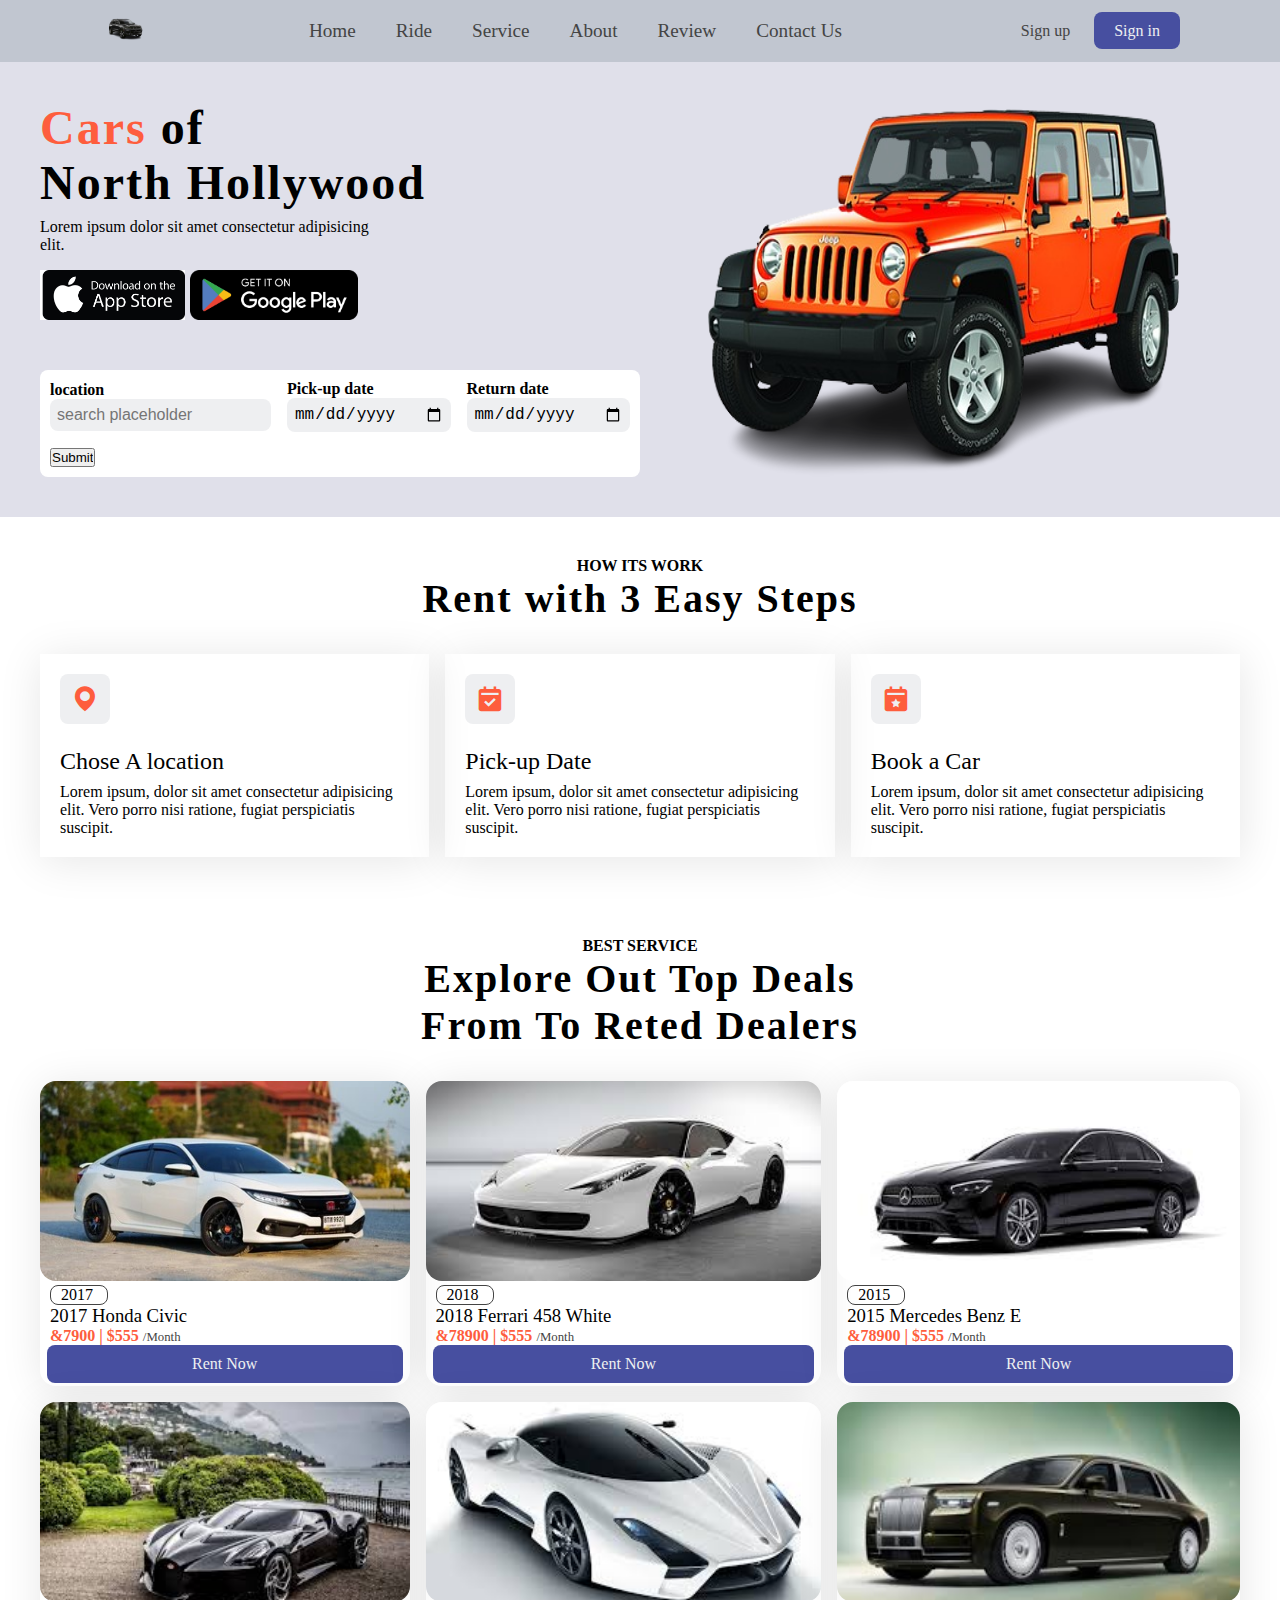
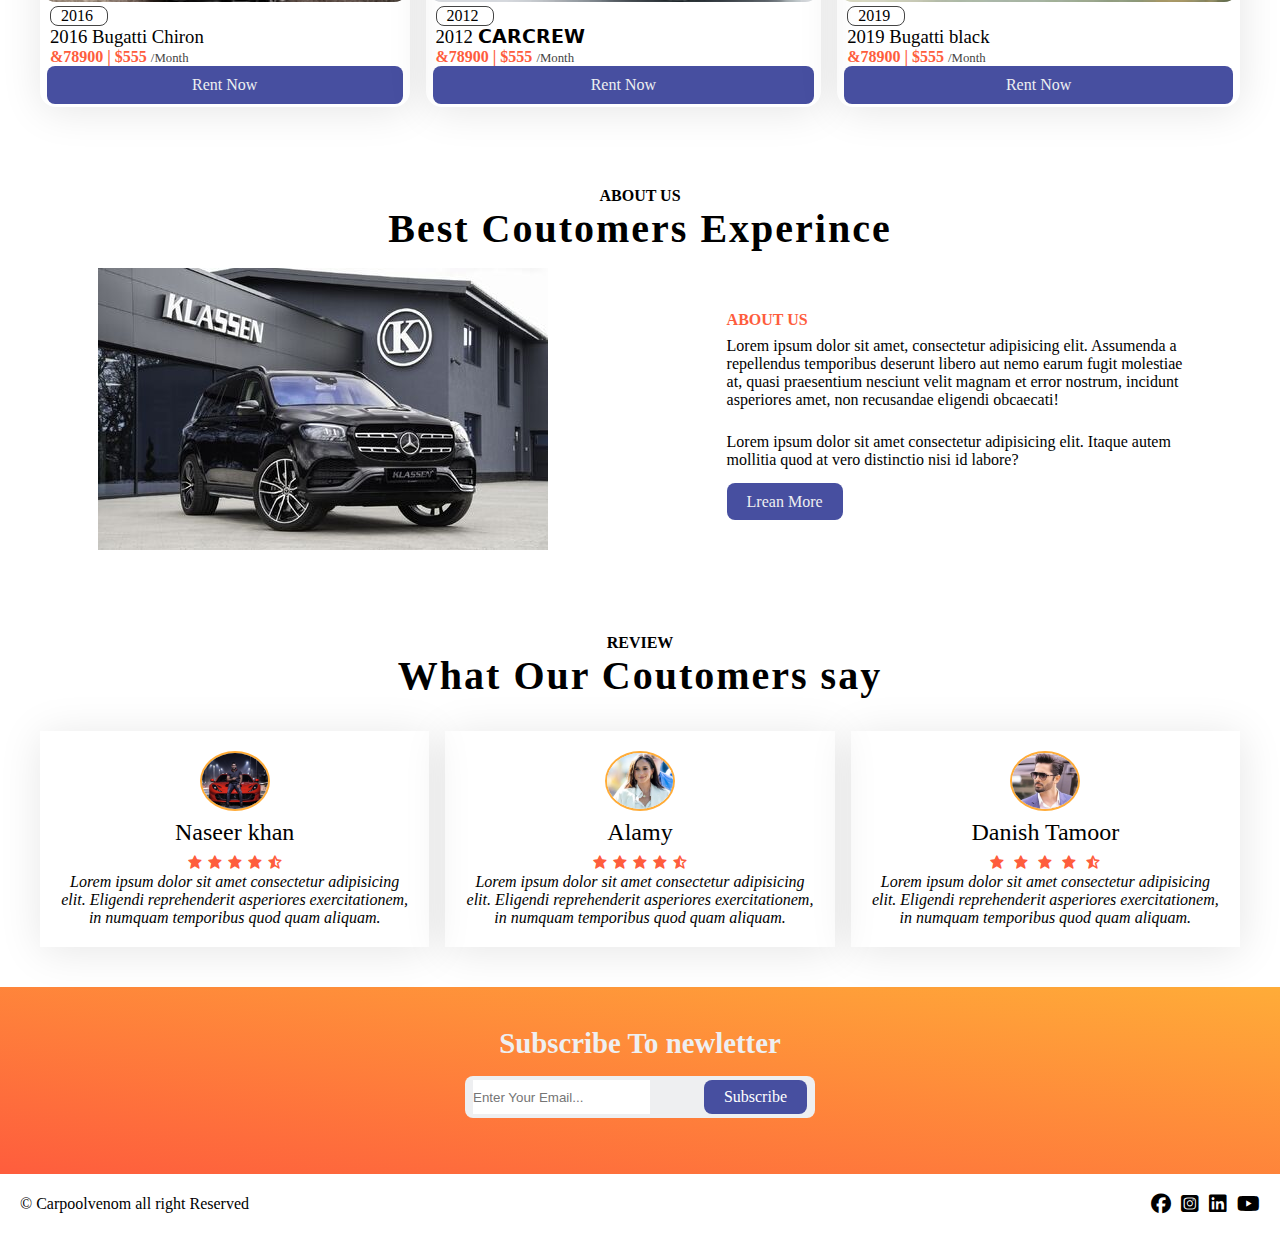
<file: index.html>
<!DOCTYPE html>
<html lang="en">
<head>
    <meta charset="UTF-8">
    <meta name="viewport" content="width=device-width, initial-scale=1.0">
    <title>Rent-web-site</title>
    <link rel="stylesheet" href="./css/style.css">
    <link rel="stylesheet" href="./css/all.min.css">
    <link rel="stylesheet"
    href="https://cdn.jsdelivr.net/npm/boxicons@latest/css/boxicons.min.css">
</head>
<body>
<header>
    <a href="" class="logo"><img src="./images/images-removebg-preview.png" alt=""></a>
    <div class="bx bx-menu" id="menu-icon">
    </div>
    <ul class="navbar">
      <li><a href="./index.html">Home</a></li>
      <li><a href="./ride.html">Ride</a></li>
      <li><a href="./service.html">Service</a></li>
      <li><a href="./about.html">About</a></li>
      <li><a href="./Review.html">Review</a></li>
      <li><a href="./contact.html">Contact Us</a></li>
    </ul>
    <div class="header-btn">
    <a href="#" class="sing-up">Sign up</a>
    <a href="#" class="sing-in">Sign in</a>
    </div>
</header>
   

<section class="home" id="home">
 <div class="main-div">
    <div class="text">
        <h1><span>Cars </span> of <br> North Hollywood</h1>
        <p>Lorem ipsum dolor sit amet consectetur adipisicing <br> elit. </p>
        <div class="apps">
         <img height="50px" src="./images/apple-app-store-logo.jpg" alt="">
         <img height="50px" src="./images/1664287128google-play-store-logo-png.webp" alt="">
          </div>
     </div>
     
    <div class="from-container">
        <form action="">
            <div class="input-box">
             <span>location</span>
             <input type="search" name="" id="" placeholder="search placeholder">
            </div>
            <div class="input-box">
                <span>Pick-up date</span>
                <input type="date" name="" id="" >
               </div>
               <div class="input-box">
                <span>Return date</span>
                <input type="date" name="" id="" >
               </div>
               <input type="submit" name="" id="" class="btn">
        </form>
        </div>
 </div>

<div class="jeep"><a href="#"><img  src="./images/55142506_201302n-removebg-preview.png" alt=""></a></div>
</section>

 <!-- ----------------------------------------------------- -->

<section class="ride" id="ride">
    <div class="heading">
        <span>How its work</span>
        <h1>Rent with 3 Easy Steps</h1>
    </div>
         <div class="ride-container">
            <div class="box">
                <i class='bx bxs-map'></i>
                <h2>Chose A location</h2>
                <p>Lorem ipsum, dolor sit amet consectetur adipisicing elit. Vero porro nisi ratione, fugiat perspiciatis suscipit.</p>
            </div>

            <div class="box">
                <i class='bx bxs-calendar-check'></i>
                <h2>Pick-up Date</h2>
                <p>Lorem ipsum, dolor sit amet consectetur adipisicing elit. Vero porro nisi ratione, fugiat perspiciatis suscipit.</p>
            </div>

            <div class="box">
              <i class='bx bxs-calendar-star'></i>
                <h2>Book a Car</h2>
                <p>Lorem ipsum, dolor sit amet consectetur adipisicing elit. Vero porro nisi ratione, fugiat perspiciatis suscipit.</p>
            </div>
         </div>
</section>

<!-- ---------------------------------------- -->

<section class="Service" id="Service">
    <div class="heading">
        <span>Best Service</span>
        <h1>Explore Out Top Deals <br> From To Reted Dealers</h1>
    </div>
    <div class="Service-container">
        <div class="box">
            <div class="box-img">
                <img src="./images/car civic.jpg" alt="">
                <p>2017</p>
                <h3>2017 Honda Civic</h3>
                <h2>&7900 | $555 <span>/Month</span></h2>
                <a class="btn" href="#">Rent Now</a>
            </div>
        </div>
        <div class="box">
            <div class="box-img">
                <img src="./images/white car.jpg" alt="">
                <p>2018</p>
                <h3>2018 Ferrari 458 White</h3>
                <h2>&78900 | $555 <span>/Month</span></h2>
                <a class="btn" href="#">Rent Now</a>
            </div>
        </div>
        <div class="box">
            <div class="box-img">
                <img src="./images/marsadize.jpg" alt="">
                <p>2015</p>
                <h3>2015 Mercedes Benz E</h3>
                <h2>&78900 | $555 <span>/Month</span></h2>
                <a class="btn" href="#">Rent Now</a>
            </div>
        </div>
        <div class="box">
            <div class="box-img">
                <img  src="./images/images (1)bbbbb.jpg" alt="">
                <p>2016</p>
                <h3>2016 Bugatti Chiron</h3>
                <h2>&78900 | $555 <span>/Month</span></h2>
                <a class="btn" href="#">Rent Now</a>
            </div>
        </div>
        <div class="box">
            <div class="box-img">
                <img   src="./images/images (1)carrr.jpg" alt="">
                <p>2012</p>
                <h3>2012  𝗖𝗔𝗥𝗖𝗥𝗘𝗪</h3>
                <h2>&78900 | $555 <span>/Month</span></h2>
                <a class="btn" href="#">Rent Now</a>
            </div>
        </div>
        <div class="box">
            <div class="box-img">
                <img   src="./images/images (1)rrrrrrrr.jpg" alt="">
                <p>2019</p>
                <h3>2019 Bugatti black</h3>
                <h2>&78900 | $555 <span>/Month</span></h2>
                <a class="btn" href="#">Rent Now</a>
            </div>
        </div>
    </div>  
</section>

 <!-- ---------------------------------------- -->

 <section class="about" id="about">
 <div class="heading">
     <span>About Us</span>
     <h1>Best Coutomers Experince</h1>
 </div>
 <div class="about-container">
    <div class="about-img">
    <img width="100%" src="./images/s07564hl6tf1sn6d6w7e8zga8bhethri.jpg" alt="">
  </div>
  <div class="about-text">
      <span>About US</span>
     
       <p>Lorem ipsum dolor sit amet, consectetur adipisicing elit. Assumenda a <br> repellendus temporibus deserunt libero aut nemo earum fugit molestiae <br> at, quasi praesentium nesciunt velit magnam et error nostrum, incidunt <br>asperiores amet, non recusandae eligendi obcaecati!</p>
        <p>Lorem ipsum dolor sit amet consectetur adipisicing elit. Itaque autem <br> mollitia quod at vero distinctio nisi id labore?</p>
       <a  class="btn" href="#">Lrean More</a>
    </div>
</div>
 </section>
     <!-- ----------------------------------------           -->

     <section class="Review" id="Review">
        <div class="heading">
            <span>Review</span>
            <h1>What Our Coutomers say</h1>
        </div>
        <div class="review-container">
            <div class="box">
                <div class="rev-img">
                    <img src="./images/Naseer-Khan_812-SuperFast.jpg" alt="">
                </div>
                <h2>Naseer khan</h2>
                <div class="Stars">
                    <i class='bx bxs-star'></i>
                    <i class='bx bxs-star'></i>
                    <i class='bx bxs-star'></i>
                    <i class='bx bxs-star'></i>
                    <i class='bx bxs-star-half' ></i>
                </div>
                <p>Lorem ipsum dolor sit amet consectetur adipisicing elit. Eligendi reprehenderit asperiores exercitationem, in numquam temporibus quod quam aliquam.</p>

            </div>
            <div class="box">
                <div class="rev-img">
                    <img src="./images/woman.webp" alt="">
                </div>
                <h2>Alamy</h2>
                <div class="Stars">
                    <i class='bx bxs-star'></i>
                    <i class='bx bxs-star'></i>
                    <i class='bx bxs-star'></i>
                    <i class='bx bxs-star'></i>
                    <i class='bx bxs-star-half' ></i>
                </div>
                <p>Lorem ipsum dolor sit amet consectetur adipisicing elit. Eligendi reprehenderit asperiores exercitationem, in numquam temporibus quod quam aliquam.</p>

            </div>
            <div class="box">
                <div class="rev-img">
                    <img src="./images/danish.jpg" alt="">
                </div>
                <h2>Danish Tamoor</h2>
                <div class="Stars">
                    <div class='bx bxs-star'>
                    <i class='bx bxs-star'></i>
                    <i class='bx bxs-star'></i>
                    <i class='bx bxs-star'></i>
                    <i class='bx bxs-star-half' ></i>
                </div>
                <p>Lorem ipsum dolor sit amet consectetur adipisicing elit. Eligendi reprehenderit asperiores exercitationem, in numquam temporibus quod quam aliquam.</p>

            </div>
        </div>
     </section>


     <!-- ---------------------------------------- -->

     <section class="newletter">
        <h2>Subscribe To newletter</h2>
          <div class="box">
            <input type="text" placeholder="Enter Your Email...">
            <a class="btn" href="">Subscribe</a>
          </div>
      </section>
    <div class="copyright">
    <p>&#169  Carpoolvenom all right Reserved</p>
    <div class="social">
        <i class="fa-brands fa-facebook" style="font-size: 20px;"></i>
        <i class="fa-brands fa-square-instagram" style="font-size: 20px;"></i>
        <i class="fa-brands fa-linkedin" style="font-size: 20px;"></i>
        <i class="fa-brands fa-youtube" style="font-size: 20px;"></i>
    </div>
    </div>

<script src="./js/script.js"></script>
</body>
</html>
</file>
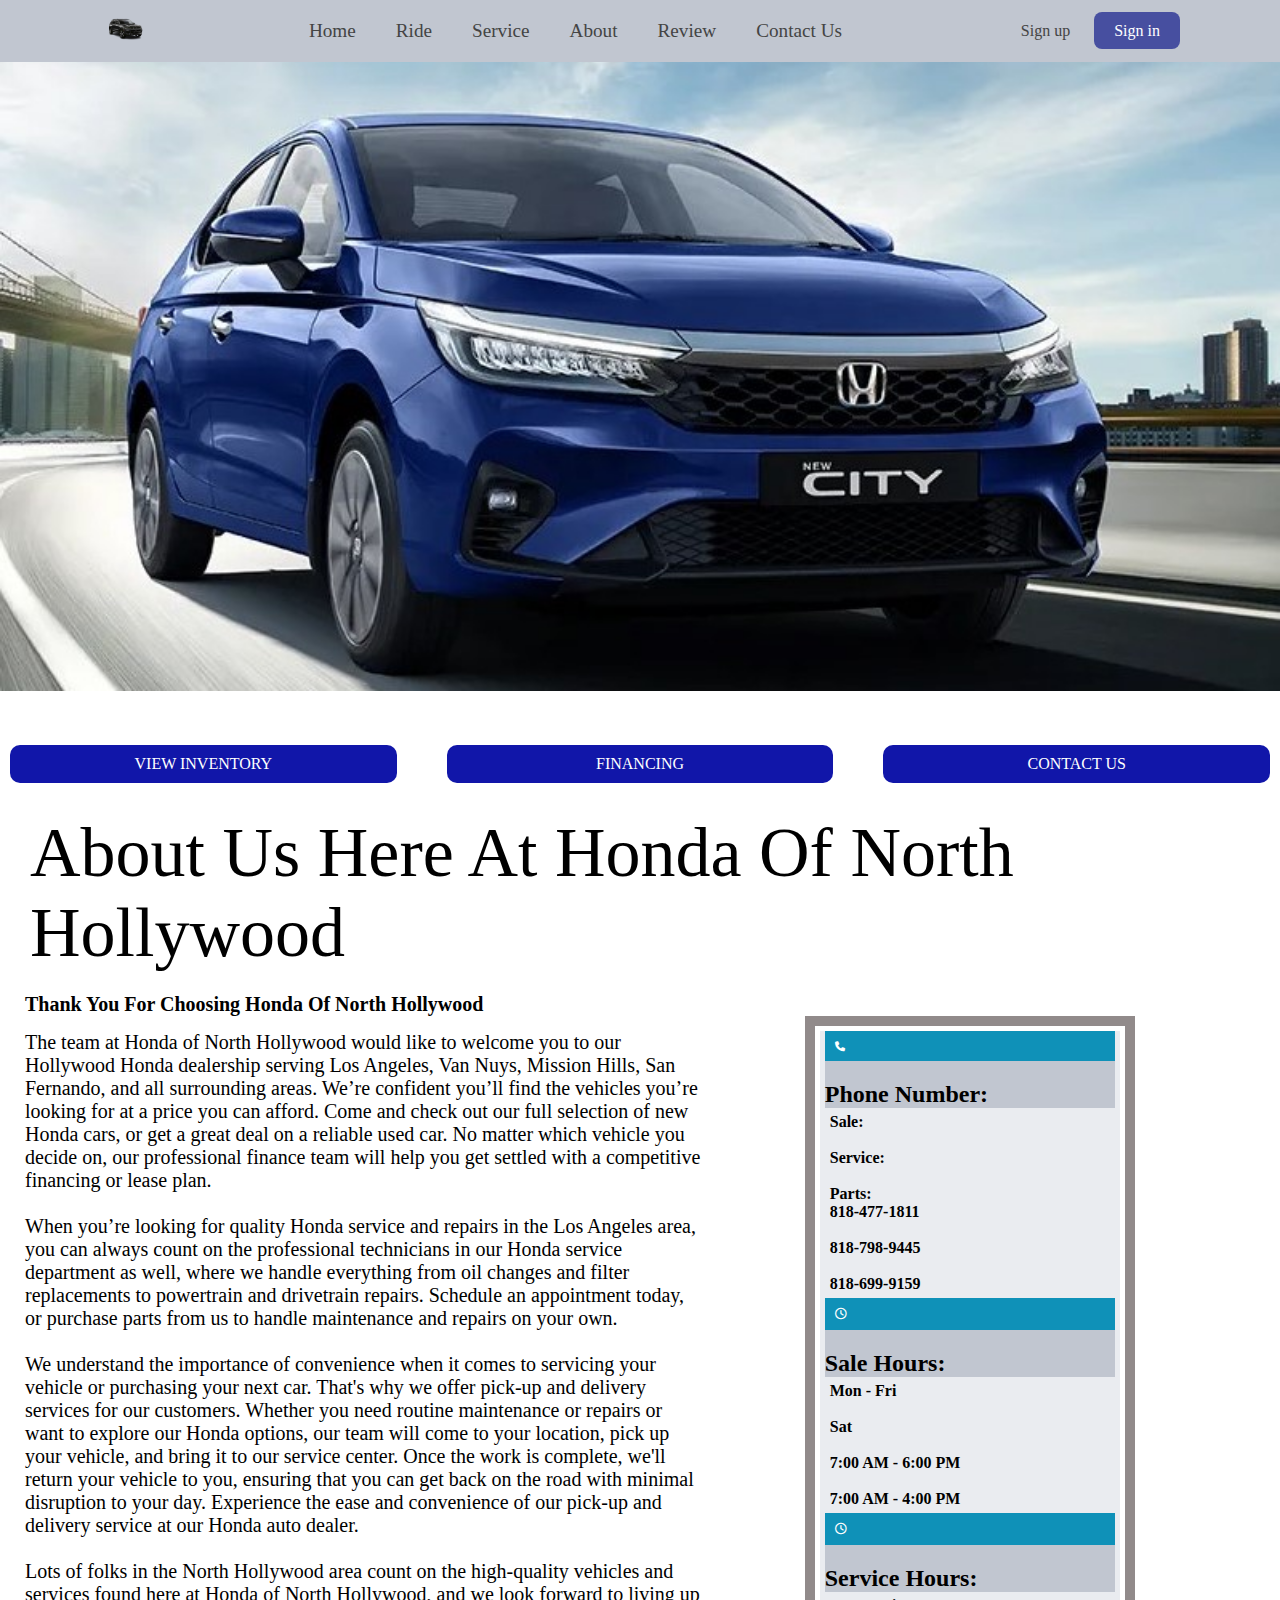
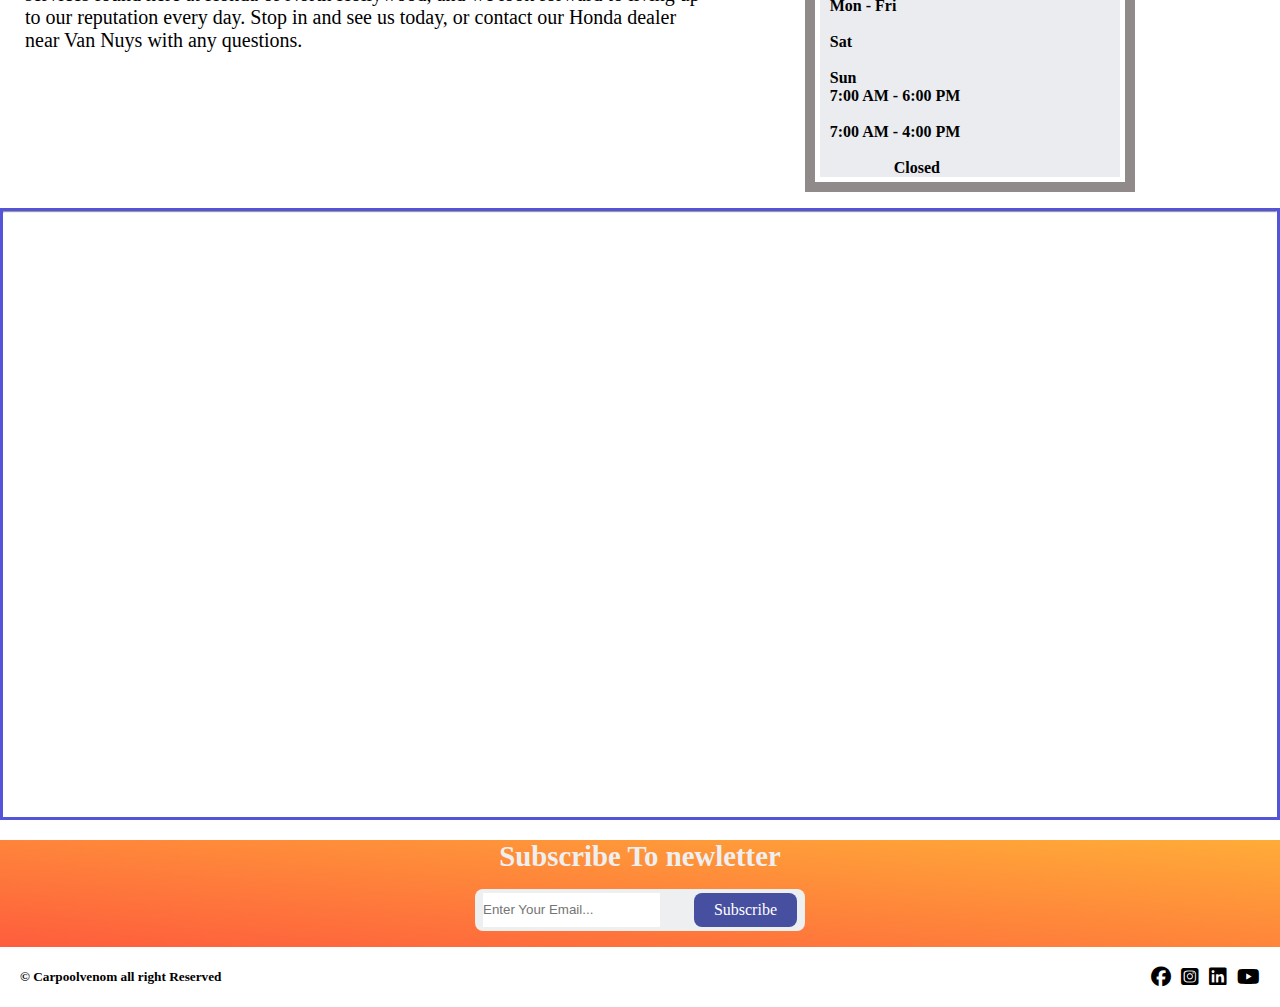
<file: about.html>
<!DOCTYPE html>
<html lang="en">
<head>
    <meta charset="UTF-8">
    <meta name="viewport" content="width=device-width, initial-scale=1.0">
    <title>About-page</title> 
     <link rel="stylesheet" href="./css/about.css">
    <link rel="stylesheet" href="./css/all.min.css">
    <link rel="stylesheet"
    href="https://cdn.jsdelivr.net/npm/boxicons@latest/css/boxicons.min.css">
</head>
<body>
    <header>
        <a href="" class="logo"><img src="./images/images-removebg-preview.png" alt=""></a>
        <div class="bx bx-menu" id="menu-icon">
        </div>
        <ul class="navbar">
          <li><a href="./index.html">Home</a></li>
          <li><a href="./ride.html">Ride</a></li>
          <li><a href="./service.html">Service</a></li>
          <li><a href="./about.html">About</a></li>
          <li><a href="./Review.html">Review</a></li>
          <li><a href="./contact.html">Contact Us</a></li>
        </ul>
        <div class="header-btn">
        <a href="#" class="sing-up">Sign up</a>
        <a href="#" class="sing-in">Sign in</a>
        </div>
    </header>

    <section class="img-hona">
     <a href="#"><img  src="./images/front-left-side-47.jpg" alt=""></a>
    </section>

    <section class="sec2-about">
        <div class="main-btn">
            <a href="#" class="about-btn">VIEW INVENTORY</a>
            <a href="#" class="about-financing">FINANCING</a>
            <a href="#" class="about-contact">CONTACT US</a>
          </div>
    </section>

    <div class="about-heading"><h6>About Us Here At Honda Of North <br> Hollywood</h6></div>
  
    <section class="about-pargraph">
        <div class="about-maindiv">
            <div class="first-heading">
                <h4>Thank You For Choosing Honda Of North Hollywood</h4>
            </div>

              
              <div class="about-flex">

                <div class="main-about">
                    <div class="paragraph-about">
                       <span>The team at Honda of North Hollywood would like to welcome you to our Hollywood Honda dealership serving Los Angeles, Van Nuys, Mission Hills, San Fernando, and all surrounding areas.  We’re confident you’ll find the vehicles you’re looking for at a price you can afford. Come and check out our full selection of new Honda cars, or get a great deal on a reliable used car. No matter which vehicle you decide on, our professional finance team will help you get settled with a competitive financing or lease plan.
                       </span><br><br>
                       <span class="head2-about">When you’re looking for quality Honda service and repairs in the Los Angeles area, you can always count on the professional technicians in our Honda service department as well, where we handle everything from oil changes and filter replacements to powertrain and drivetrain repairs. Schedule an appointment today, or purchase parts from us to handle maintenance and repairs on your own.
                       </span><br><br>
                       <span>We understand the importance of convenience when it comes to servicing your vehicle or purchasing your next car. That's why we offer pick-up and delivery services for our customers. Whether you need routine maintenance or repairs or want to explore our Honda options, our team will come to your location, pick up your vehicle, and bring it to our service center. Once the work is complete, we'll return your vehicle to you, ensuring that you can get back on the road with minimal disruption to your day. Experience the ease and convenience of our pick-up and delivery service at our Honda auto dealer. 
                       </span><br><br>
                       <span>Lots of folks in the North Hollywood area count on the high-quality vehicles and services found here at Honda of North Hollywood, and we look forward to living up to our reputation every day. Stop in and see us today, or contact our Honda dealer near Van Nuys with any questions. 

                       </span>
                       
                    </div>
                </div>
                <div class="main-about-date">
                    <section class="service-call">
                        <div class="main-mob">
                          <div class="color">
                            <div class="mobile">
                              <i  class="fa-solid fa-phone " style="color: white; font-size: 10px; background-color: #0f91b8; padding: 10px 10px;"></i>
                              <h2>Phone Number:</h2>
                          </div>
                          <div class="main-text">
                            <div class="list-text">
                             <h4>Sale:</h4>
                             <br>
                             <h4>Service:</h4>
                             <br>
                             <h4>Parts:</h4>
                            </div>
                            <div class="date-text">
                           <h4>818-477-1811</h4>
                           <br>
                           <h4>818-798-9445</h4>
                           <br>
                           <h4>818-699-9159</h4>
                            </div>
                          </div>
                         
                          <div class="mobile">
                            <i  class="fa-regular fa-clock " style="color: white; font-size: 12px; background-color: #0f91b8; padding: 10px 10px;"></i>
                            <h2>Sale Hours:</h2>
                        </div>
                        <div class="main-text">
                            <div class="list-text">
                             <h4>Mon - Fri</h4>
                             <br>
                             <h4>Sat</h4>
                             <br>
                            </div>
                            <div class="date-text">
                           <h4>7:00 AM - 6:00 PM</h4>
                           <br>
                           <h4>7:00 AM - 4:00 PM</h4>
                          </div>
                        </div>
                        
                
                
                
                         <div class="mobile">
                          <i  class="fa-regular fa-clock " style="color: white; font-size: 12px; background-color: #0f91b8; padding: 10px 10px;"></i>
                          <h2>Service Hours:</h2>
                      </div>
                          <div class="main-text">
                            <div class="list-text">
                             <h4>Mon - Fri</h4>
                             <br>
                             <h4>Sat</h4>
                             <br>
                             <h4>Sun</h4>
                            </div>
                            <div class="date-text">
                           <h4>7:00 AM - 6:00 PM</h4>
                           <br>
                           <h4>7:00 AM - 4:00 PM</h4>
                           <br>
                           <h4>&nbsp;&nbsp;&nbsp; &nbsp;&nbsp;&nbsp;&nbsp;&nbsp;&nbsp;&nbsp;&nbsp;&nbsp;&nbsp;&nbsp;&nbsp;Closed</h4>
                            </div>
                          </div>
                          </div>
                
                
                          <!-- <div class="mobile">
                            <i  class="fa-regular fa-clock " style="color: white; font-size: 12px; background-color: #0f91b8; padding: 10px 10px;"></i>
                            <h2>Sale Hours:</h2>
                        </div> -->
                        <!-- <div class="main-text">
                            <div class="list-text">
                             <h4>Mon - Fri</h4>
                             <br>
                             <h4>Sat</h4>
                             <br>
                             <h4>Sun</h4>
                            </div>
                            <div class="date-text">
                           <h4>7:00 AM - 6:00 PM</h4>
                           <br>
                           <h4>7:00 AM - 4:00 PM</h4>
                           <br>
                           <h4>&nbsp;&nbsp;&nbsp; &nbsp;&nbsp;&nbsp;&nbsp;&nbsp;&nbsp;&nbsp;&nbsp;&nbsp;&nbsp;&nbsp;&nbsp;Closed</h4>
                
                          </div>
                        </div> -->
                      </div>
                      </section>
                </div>
              </div>
        </div>
    </section>

    <br><br>
    <div class="map">
      <hr>
      <iframe src="https://www.google.com/maps/embed?pb=!1m14!1m12!1m3!1d27239.838696609393!2d73.121792!3d31.4146816!2m3!1f0!2f0!3f0!3m2!1i1024!2i768!4f13.1!5e0!3m2!1sen!2s!4v1717048982944!5m2!1sen!2s" width="100%" height="600" style="border:0;" allowfullscreen="" loading="lazy" referrerpolicy="no-referrer-when-downgrade"></iframe>
    </div>


    <section class="newletter">
        <h2>Subscribe To newletter</h2>
          <div class="box">
            <input type="text" placeholder="Enter Your Email...">
            <a class="btn" href="">Subscribe</a>
          </div>
      </section>
    <div class="copyright">
    <h5>&#169  Carpoolvenom all right Reserved</h5>
    <div class="social">
        <i class="fa-brands fa-facebook" style="font-size: 20px;"></i>
        <i class="fa-brands fa-square-instagram" style="font-size: 20px;"></i>
        <i class="fa-brands fa-linkedin" style="font-size: 20px;"></i>
        <i class="fa-brands fa-youtube" style="font-size: 20px;"></i>
    </div>
    </div>
  

    <script src="./js/about.js"></script>
</body>
</html>
</file>
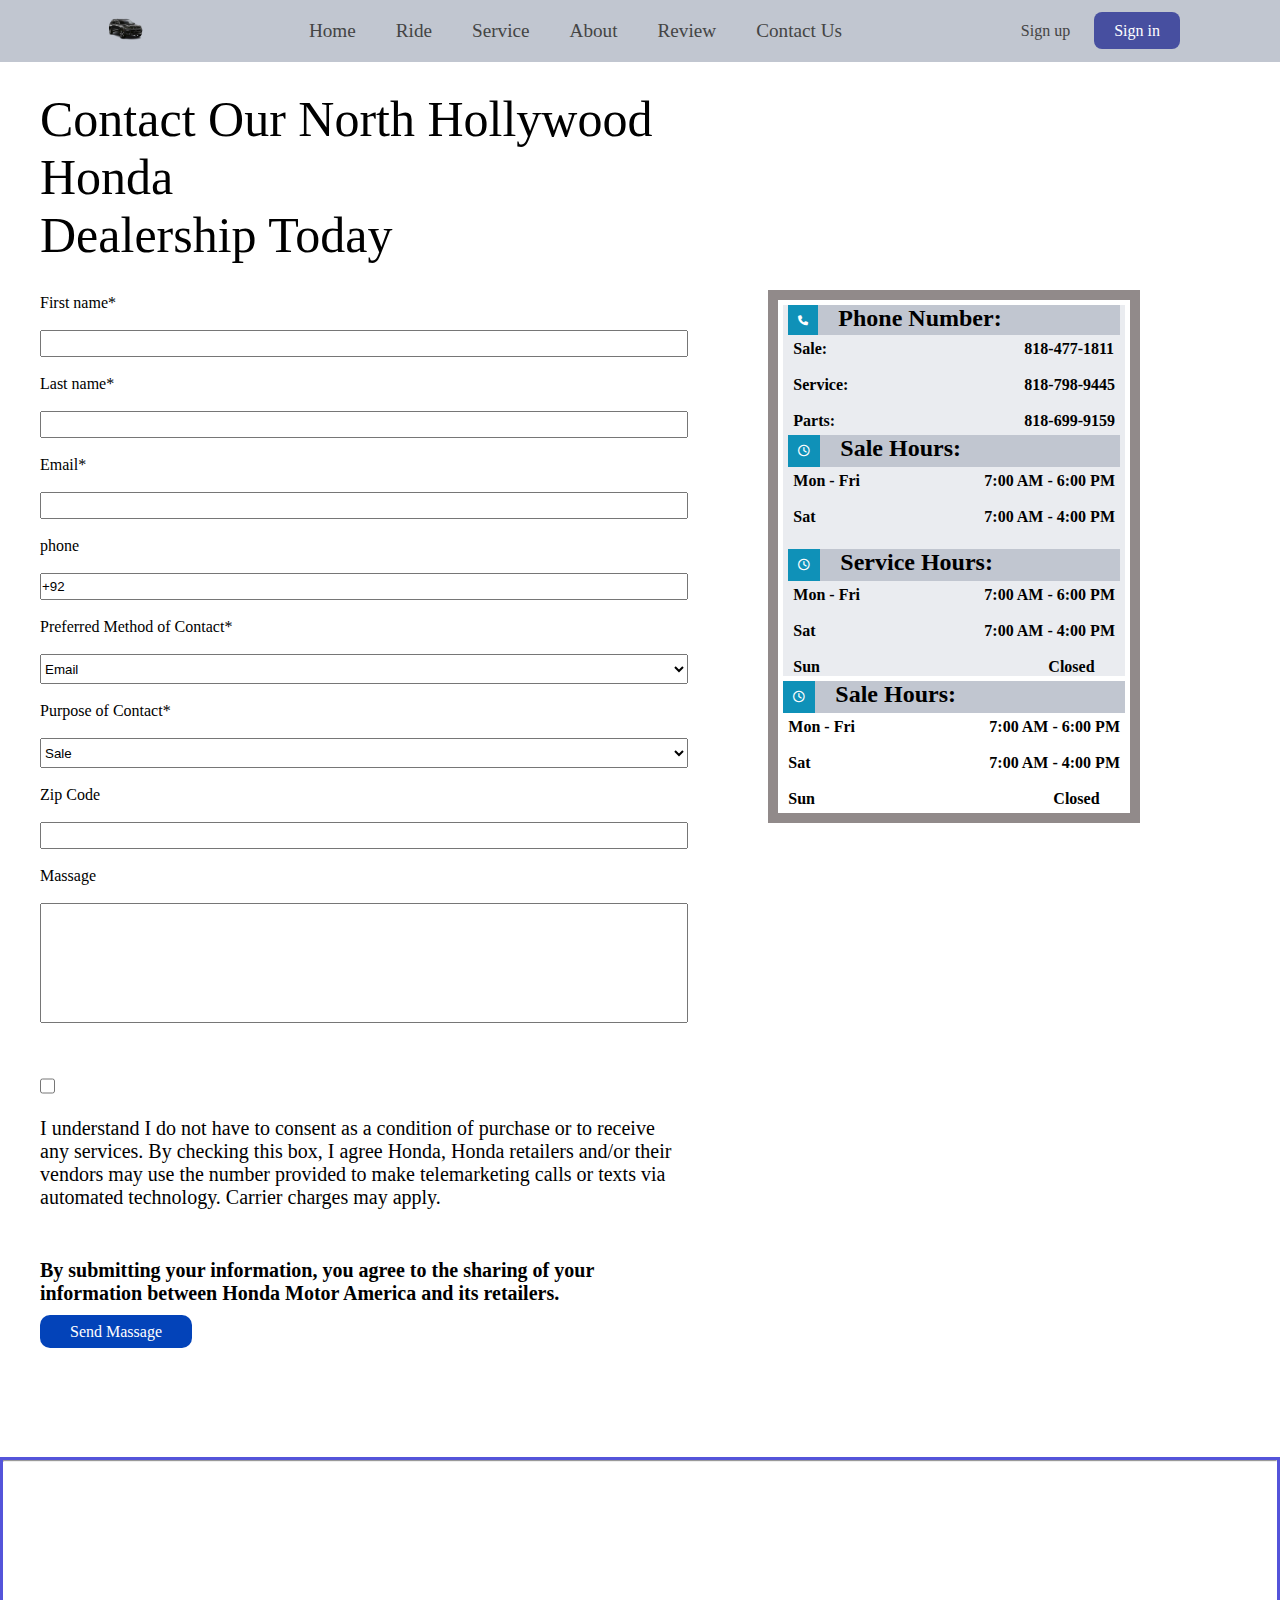
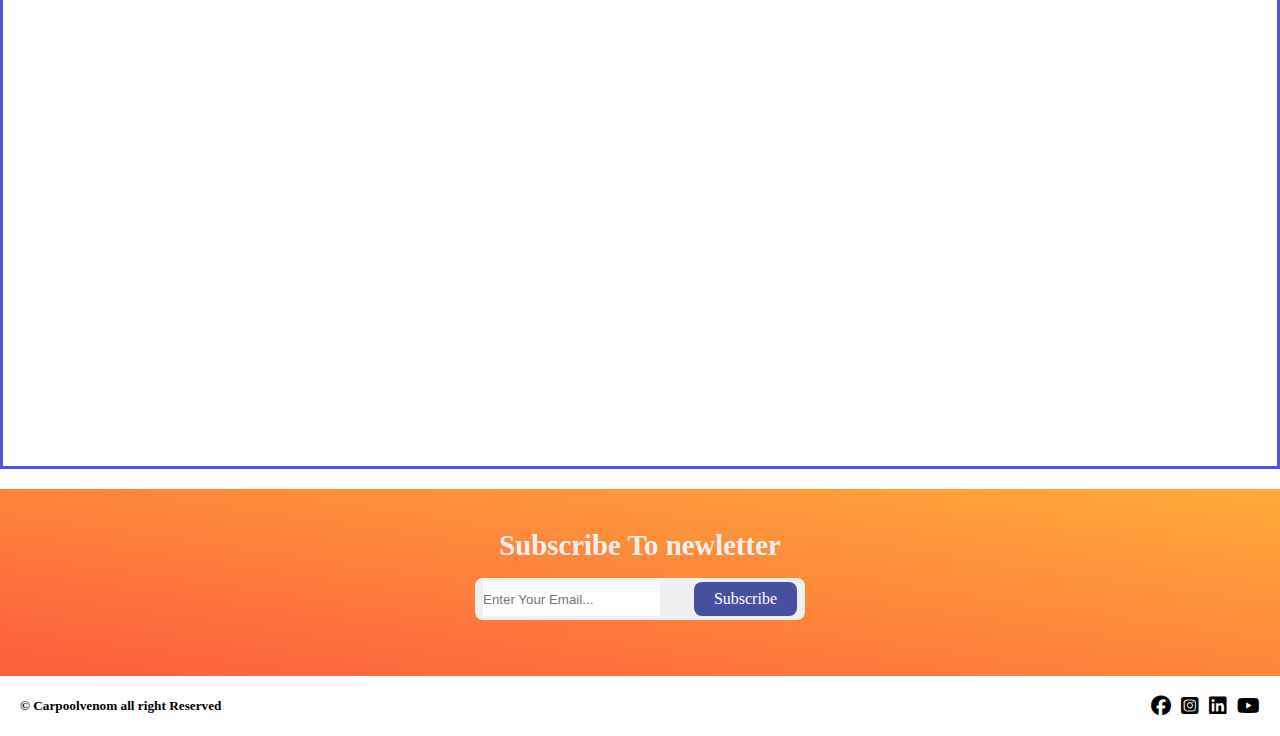
<file: contact.html>
<!DOCTYPE html>
<html lang="en">
<head>
    <meta charset="UTF-8">
    <meta name="viewport" content="width=device-width, initial-scale=1.0">
    <title>Contact-page</title>
    <link rel="stylesheet" href="./css/contact.css">
    <link rel="stylesheet" href="./css/all.min.css">
    <link rel="stylesheet"
    href="https://cdn.jsdelivr.net/npm/boxicons@latest/css/boxicons.min.css">
</head>
<body>
    <header>
        <a href="./index.html" class="logo"><img src="./images/images-removebg-preview.png" alt=""></a>
        <div class="bx bx-menu" id="menu-icon">
        </div>
        <ul class="navbar">
          <li><a href="./index.html">Home</a></li>
          <li><a href="./ride.html">Ride</a></li>
          <li><a href="./service.html">Service</a></li>
          <li><a href="./about.html">About</a></li>
          <li><a href="./Review.html">Review</a></li>
          <li><a href="./contact.html">Contact Us</a></li>
        </ul>
        <div class="header-btn">
        <a href="#" class="sing-up">Sign up</a>
        <a href="#" class="sing-in">Sign in</a>
        </div>
    </header>
    <div class="main-section">
        <section class="contact-heading">
            <p>Contact Our North Hollywood Honda <br>Dealership Today</p>
            <form class="form">
                <label for="fname">First name*</label><br><br>
                <input type="text" id="fname" name="fname" value=""><br><br>
                <label for="lname">Last name*</label><br><br>
                <input type="text" id="lname" name="lname" value=""><br><br>
                <label for="Email">Email*</label><br><br>
                <input type="text" id="fname" name="fname" value=""><br><br>
                <label for="lname">phone</label><br><br>
                <input type="numberic" id="number" name="number" value="+92">
                <br><br>
              
                <label for="Email">Preferred Method of Contact*</label><br><br>
                <select class="option" id="cars" name="carlist" form="carform">
                  <option value="volvo">Email</option>
                  <option value="saab">phone</option>
                 
                </select>  
            
                <br><br>
                <label for="#">Purpose of Contact*</label><br><br>
                <select class="option" id="cars" name="carlist" form="carform">
                    <option value="volvo">Sale</option>
                    <option value="saab">Service</option>
                    <option value="#">fainance</option>
                    <option value="#">Parts</option>
                    <option value="#">General Administration</option>
                   
                  </select> 
                <br><br>
                <label for="number">Zip Code</label><br><br>
                <input type="number"><br><br>
                <div class="text-sms">
                    <label for="text">Massage</label><br><br>
                    <input type="text">
                </div>

                <br><br><br>
                  <div class="text-massage">
                    <input type="checkbox" id="vehicle1" name="vehicle1" value="Bike">
                    <label for="vehicle1"> </label>
                  </div>
                  <br>
                  <div class="massage-text">
                    <h6>I understand I do not have to consent as a condition of purchase or to receive any services. By checking this box, I agree Honda, Honda retailers and/or their vendors may use the number provided to make telemarketing calls or texts via automated technology. Carrier charges may apply.</p>
                    </h6>
                     <h3>By submitting your information, you agree to the sharing of your information between Honda Motor America and its retailers.</h3>
                     <br><a class="btns" href="#">Send Massage</a>
                    </div>
              </form>
    </section>
    

    <section class="service-call">
        <div class="main-mob">
          <div class="color">
            <div class="mobile">
              <i  class="fa-solid fa-phone " style="color: white; font-size: 10px; background-color: #0f91b8; padding: 10px 10px;"></i>
              <h2>Phone Number:</h2>
          </div>
          <div class="main-text">
            <div class="list-text">
             <h4>Sale:</h4>
             <br>
             <h4>Service:</h4>
             <br>
             <h4>Parts:</h4>
            </div>
            <div class="date-text">
           <h4>818-477-1811</h4>
           <br>
           <h4>818-798-9445</h4>
           <br>
           <h4>818-699-9159</h4>
            </div>
          </div>
         
          <div class="mobile">
            <i  class="fa-regular fa-clock " style="color: white; font-size: 12px; background-color: #0f91b8; padding: 10px 10px;"></i>
            <h2>Sale Hours:</h2>
        </div>
        <div class="main-text">
            <div class="list-text">
             <h4>Mon - Fri</h4>
             <br>
             <h4>Sat</h4>
             <br>
            </div>
            <div class="date-text">
           <h4>7:00 AM - 6:00 PM</h4>
           <br>
           <h4>7:00 AM - 4:00 PM</h4>
          </div>
        </div>
        



         <div class="mobile">
          <i  class="fa-regular fa-clock " style="color: white; font-size: 12px; background-color: #0f91b8; padding: 10px 10px;"></i>
          <h2>Service Hours:</h2>
      </div>
          <div class="main-text">
            <div class="list-text">
             <h4>Mon - Fri</h4>
             <br>
             <h4>Sat</h4>
             <br>
             <h4>Sun</h4>
            </div>
            <div class="date-text">
           <h4>7:00 AM - 6:00 PM</h4>
           <br>
           <h4>7:00 AM - 4:00 PM</h4>
           <br>
           <h4>&nbsp;&nbsp;&nbsp; &nbsp;&nbsp;&nbsp;&nbsp;&nbsp;&nbsp;&nbsp;&nbsp;&nbsp;&nbsp;&nbsp;&nbsp;Closed</h4>
            </div>
          </div>
          </div>


          <div class="mobile">
            <i  class="fa-regular fa-clock " style="color: white; font-size: 12px; background-color: #0f91b8; padding: 10px 10px;"></i>
            <h2>Sale Hours:</h2>
        </div>
        <div class="main-text">
            <div class="list-text">
             <h4>Mon - Fri</h4>
             <br>
             <h4>Sat</h4>
             <br>
             <h4>Sun</h4>
            </div>
            <div class="date-text">
           <h4>7:00 AM - 6:00 PM</h4>
           <br>
           <h4>7:00 AM - 4:00 PM</h4>
           <br>
           <h4>&nbsp;&nbsp;&nbsp; &nbsp;&nbsp;&nbsp;&nbsp;&nbsp;&nbsp;&nbsp;&nbsp;&nbsp;&nbsp;&nbsp;&nbsp;Closed</h4>

          </div>
        </div>
      </div>
      </section>
    </div>

<!-- -------------------------------------------------------------- -->
   
 
              <br><br>
              <div class="map">
                <hr>
                <iframe src="https://www.google.com/maps/embed?pb=!1m14!1m12!1m3!1d27239.838696609393!2d73.121792!3d31.4146816!2m3!1f0!2f0!3f0!3m2!1i1024!2i768!4f13.1!5e0!3m2!1sen!2s!4v1717048982944!5m2!1sen!2s" width="100%" height="600" style="border:0;" allowfullscreen="" loading="lazy" referrerpolicy="no-referrer-when-downgrade"></iframe>
              </div>
     
                <section class="newletter">
                    <h2>Subscribe To newletter</h2>
                      <div class="box">
                        <input type="text" placeholder="Enter Your Email...">
                        <a class="btn" href="">Subscribe</a>
                      </div>
                  </section>
                <div class="copyright">
                <h5>&#169  Carpoolvenom all right Reserved</h5>
                <div class="social">
                    <i class="fa-brands fa-facebook" style="font-size: 20px;"></i>
                    <i class="fa-brands fa-square-instagram" style="font-size: 20px;"></i>
                    <i class="fa-brands fa-linkedin" style="font-size: 20px;"></i>
                    <i class="fa-brands fa-youtube" style="font-size: 20px;"></i>
                </div>
                </div>
   
                <script src="./js/contact.js"></script>
</body>
</html>
</file>
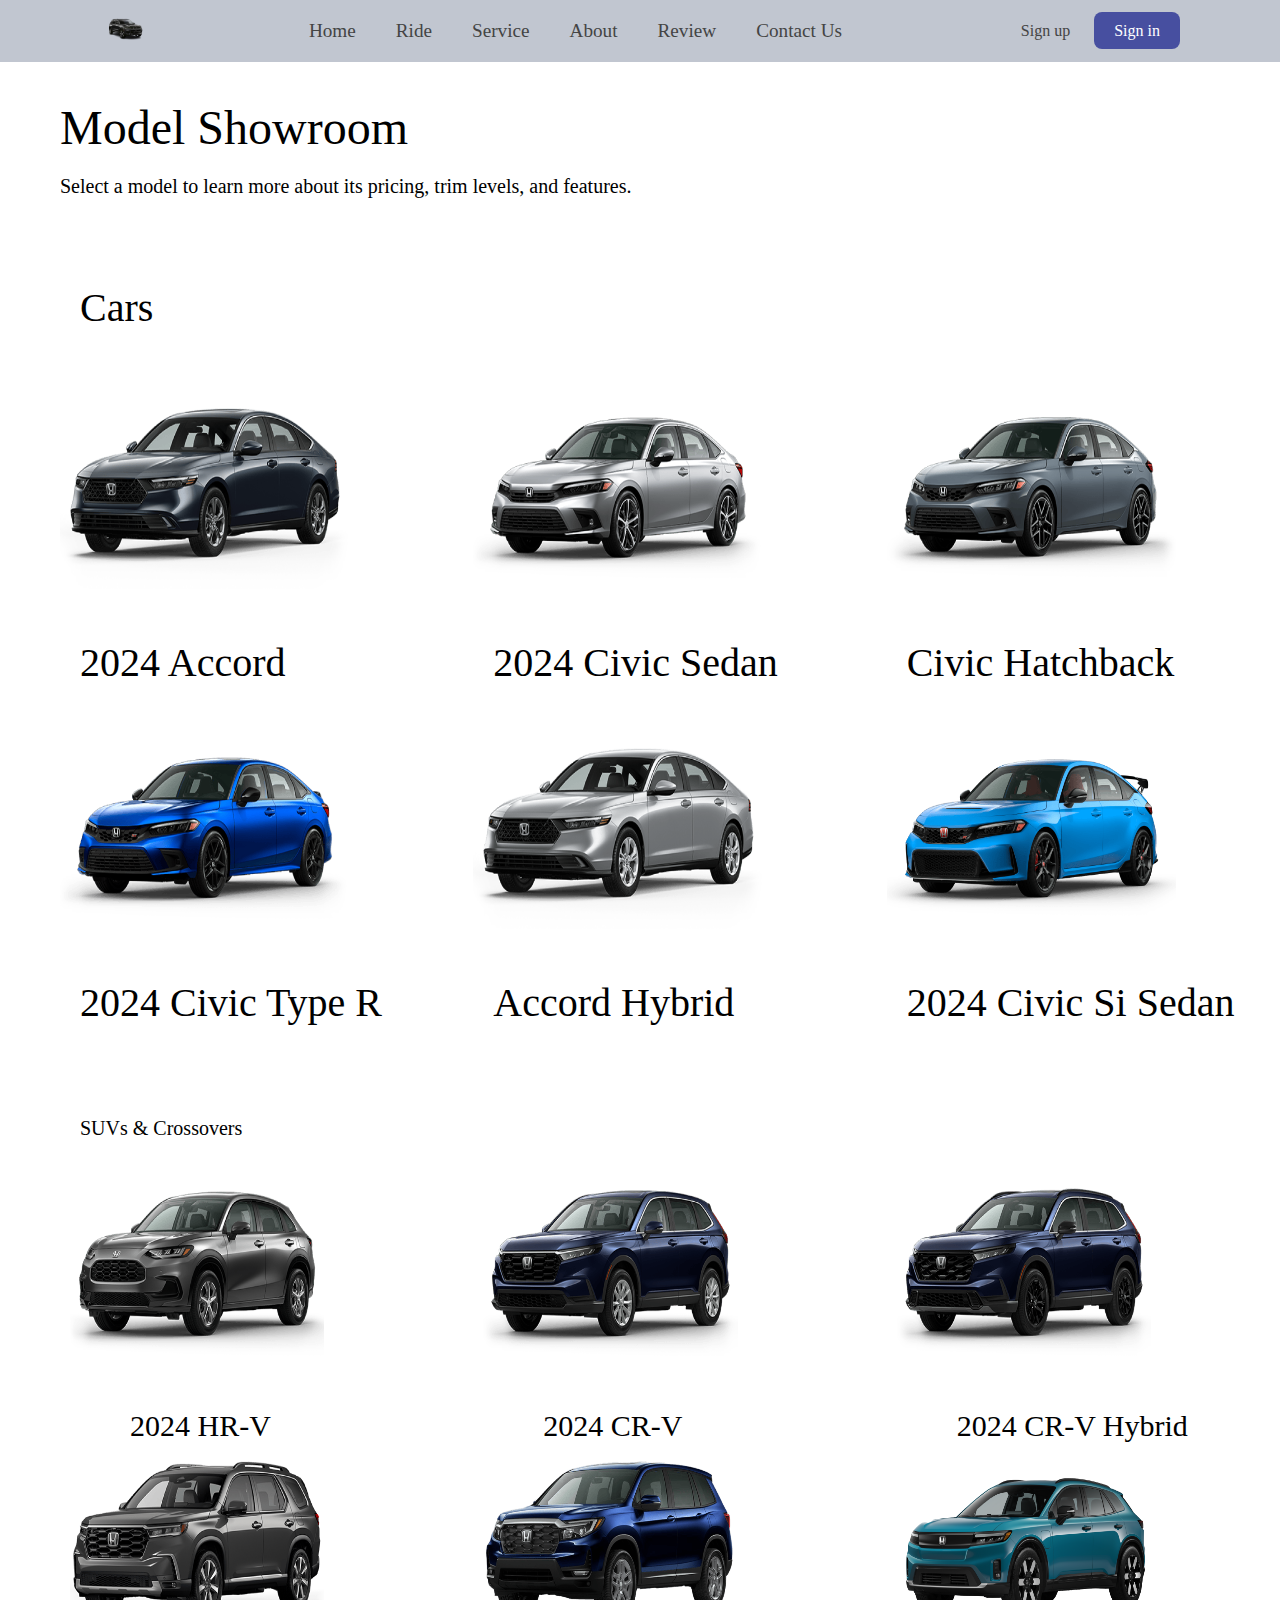
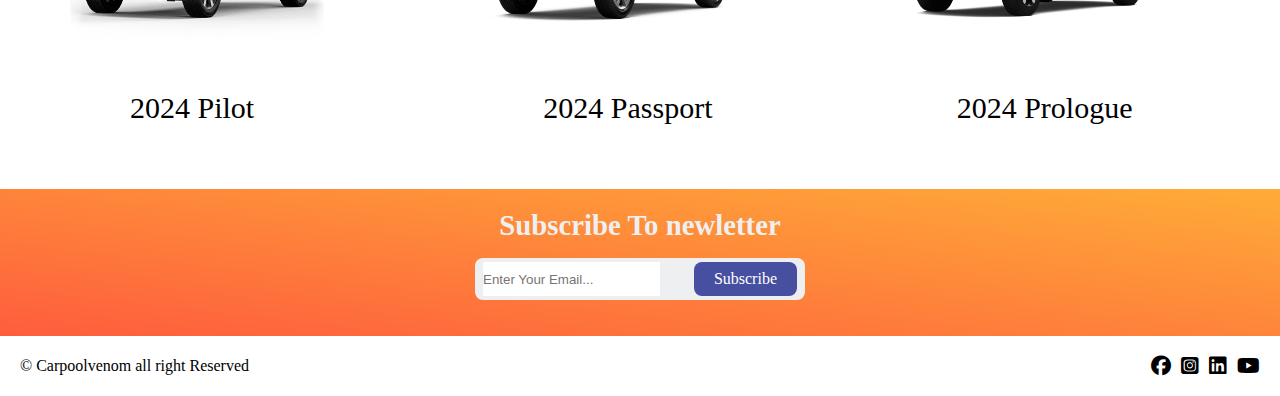
<file: Review.html>
<!DOCTYPE html>
<html lang="en">
<head>
    <meta charset="UTF-8">
    <meta name="viewport" content="width=device-width, initial-scale=1.0">
    <title>Review-page</title>
    <link rel="stylesheet" href="./css/Review.css">
    <link rel="stylesheet" href="./css/all.min.css">
    <link rel="stylesheet"
    href="https://cdn.jsdelivr.net/npm/boxicons@latest/css/boxicons.min.css">
</head>
<body>
    <header>
        <a href="" class="logo"><img src="./images/images-removebg-preview.png" alt=""></a>
        <div class="bx bx-menu" id="menu-icon">
        </div>
        <ul class="navbar">
          <li><a href="./index.html">Home</a></li>
          <li><a href="./ride.html">Ride</a></li>
          <li><a href="./service.html">Service</a></li>
          <li><a href="./about.html">About</a></li>
          <li><a href="#">Review</a></li>
          <li><a href="./contact.html">Contact Us</a></li>
        </ul>
        <div class="header-btn">
        <a href="#" class="sing-up">Sign up</a>
        <a href="#" class="sing-in">Sign in</a>
        </div>
    </header>

    <section class="sec1-review">
           <div class="heading-1">Model Showroom</div>
           <div class="heading-2">Select a model to learn more about its pricing, trim levels, and features.
           </div><br><br>         
    </section>

    <section class="sec2-review">
   
        <span>Cars</span>
        <div class="main-review">
            <div class="review-img1">
              <img height="100%" width="70%" src="./images/accord.png" alt="">
              <br><br>
              <span class="accord">2024 Accord</span>
            </div>
 
            <div class="review-img1">
                <img height="100%" width="70%" src="./images/civic_sedan.png" alt="">
                <br><br>
                <span class="accord">2024 Civic Sedan</span>
              </div>
              <div class="review-img1">
                <img height="100%" width="70%" src="./images/civic_hatchback.png" alt="">
                <br><br>
                <span class="accord"> Civic Hatchback</span>
              </div>
        </div>
        <br><br><br>
        <div class="main-review">
            <div class="review-img1">
                <img height="100%" width="70%" src="./images/civic_si_sedan.png" alt="">
                <br><br>
                <span class="accord">2024 Civic Type R</span>
              </div>
              <div class="review-img1">
                <img height="100%" width="70%" src="./images/accord_hybrid.png" alt="">
                <br><br>
                <span class="accord"> Accord Hybrid</span>
              </div>
              <div class="review-img1">
                <img height="100%" width="70%" src="./images/civic-type-r.png" alt="">
                <br><br>
                <span class="accord">2024 Civic Si Sedan</span>
              </div>
        </div>
    </section>

    <section class="sec3-review">
        
            <div class="heading-3">
                SUVs & Crossovers
            </div>
            <div class="main-review2">
                <div class="rev-img2">
                    <img height="100%" width="70%" src="./images/hrv.png" alt="">
                    <br><br>
                    <span class="Crossovers">2024 HR-V</span>
                </div>
                <div class="rev-img2">
                    <img height="100%" width="70%" src="./images/crv.png" alt="">
                    <br><br>
                    <span class="Crossovers">2024 CR-V</span>
                </div>
                <div class="rev-img2">
                    <img height="100%" width="70%" src="./images/crv_hybrid.png" alt="">
                    <br><br>
                    <span class="Crossovers">2024 CR-V Hybrid</span>
                </div>
            </div>
            <br><br>
            <div class="main-review2">
                <div class="rev-img2">
                    <img height="100%" width="70%" src="./images/pilot.png" alt="">
                    <br><br>
                    <span class="Crossovers">2024 Pilot</span>
                </div>
                <div class="rev-img2">
                    <img height="100%" width="70%" src="./images/passport.png" alt="">
                    <br><br>
                    <span class="Crossovers">2024 Passport</span>
                </div>
                <div class="rev-img2">
                    <img height="100%" width="70%" src="./images/prologue.png" alt="">
                    <br><br>
                    <span class="Crossovers">2024 Prologue</span>
                </div>
            </div>
        </div>
    </section>
    <section class="newletter">
        <h2>Subscribe To newletter</h2>
          <div class="box">
            <input type="text" placeholder="Enter Your Email...">
            <a class="btn" href="">Subscribe</a>
          </div>
      </section>
    <div class="copyright">
    <p>&#169  Carpoolvenom all right Reserved</p>
    <div class="social">
        <i class="fa-brands fa-facebook" style="font-size: 20px;"></i>
        <i class="fa-brands fa-square-instagram" style="font-size: 20px;"></i>
        <i class="fa-brands fa-linkedin" style="font-size: 20px;"></i>
        <i class="fa-brands fa-youtube" style="font-size: 20px;"></i>
    </div>
    </div>
    <script src="./js/review.js"></script>
</body>
</html>
</file>
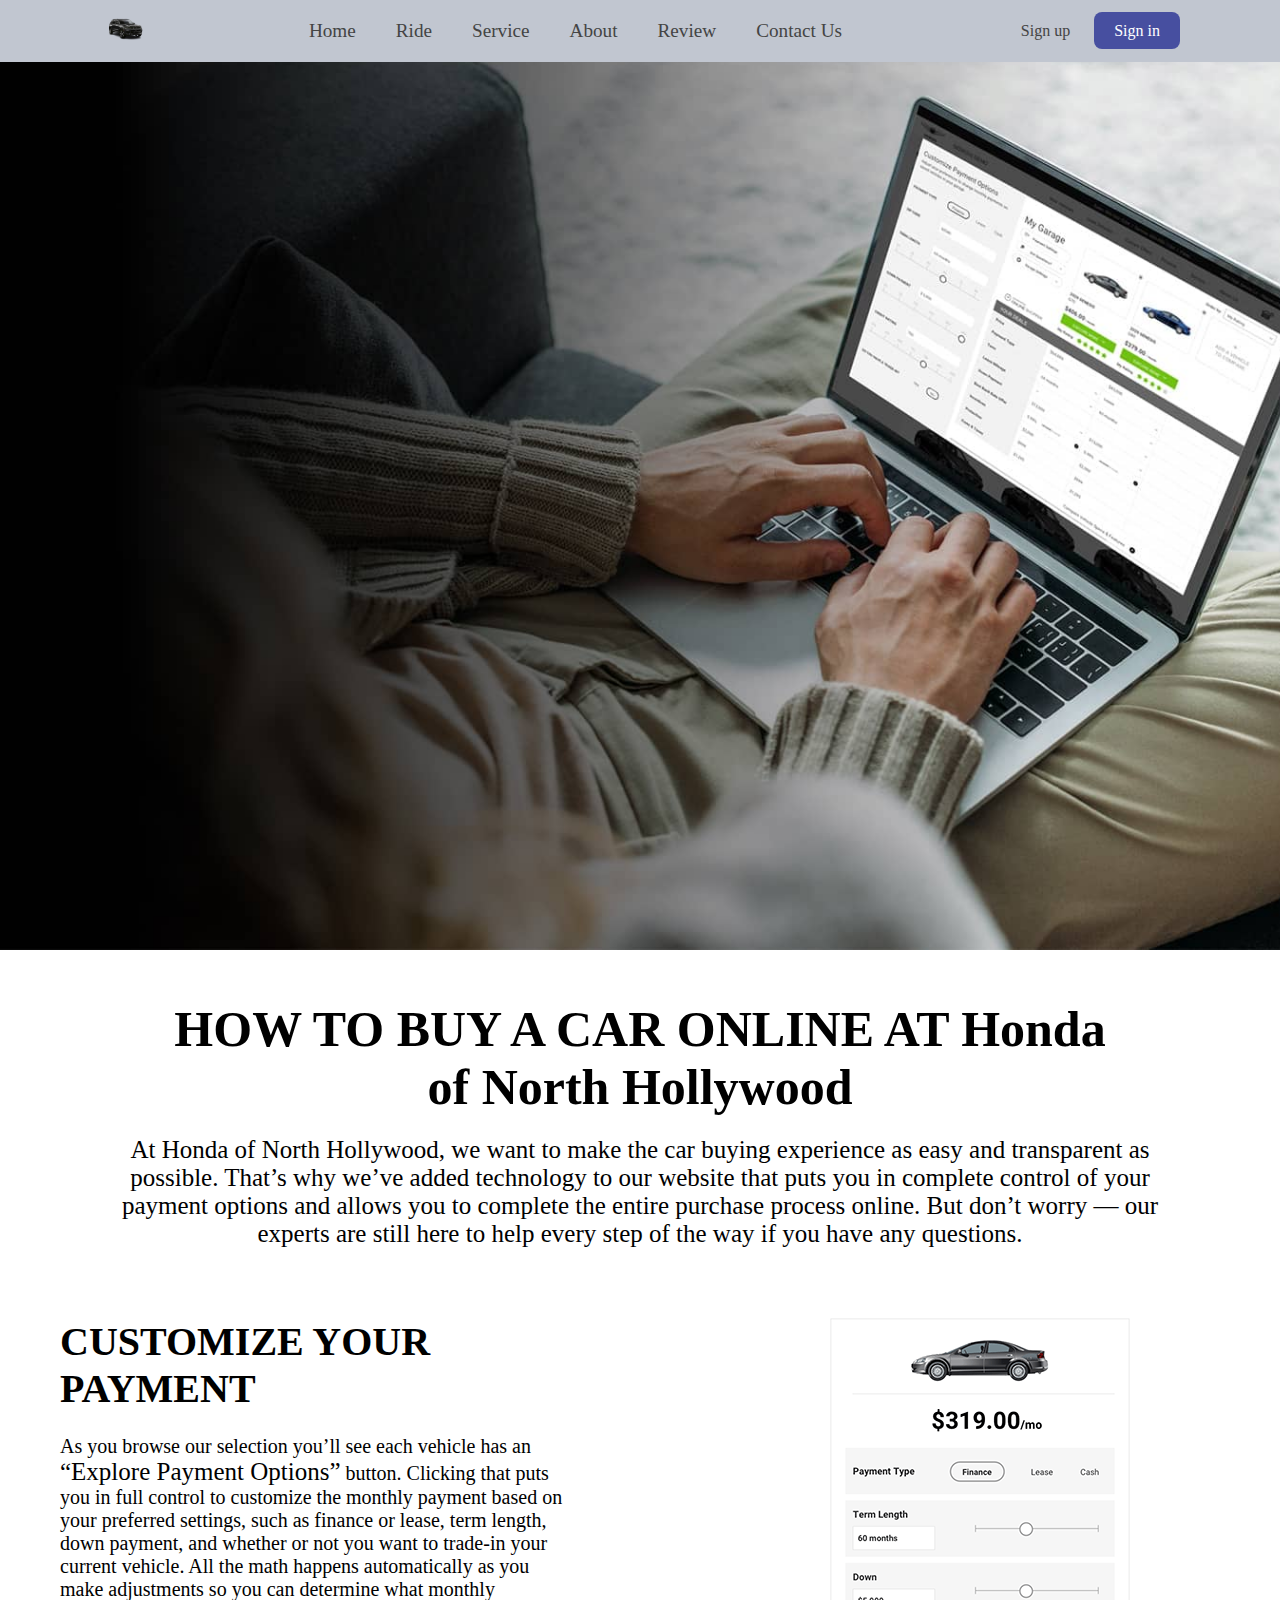
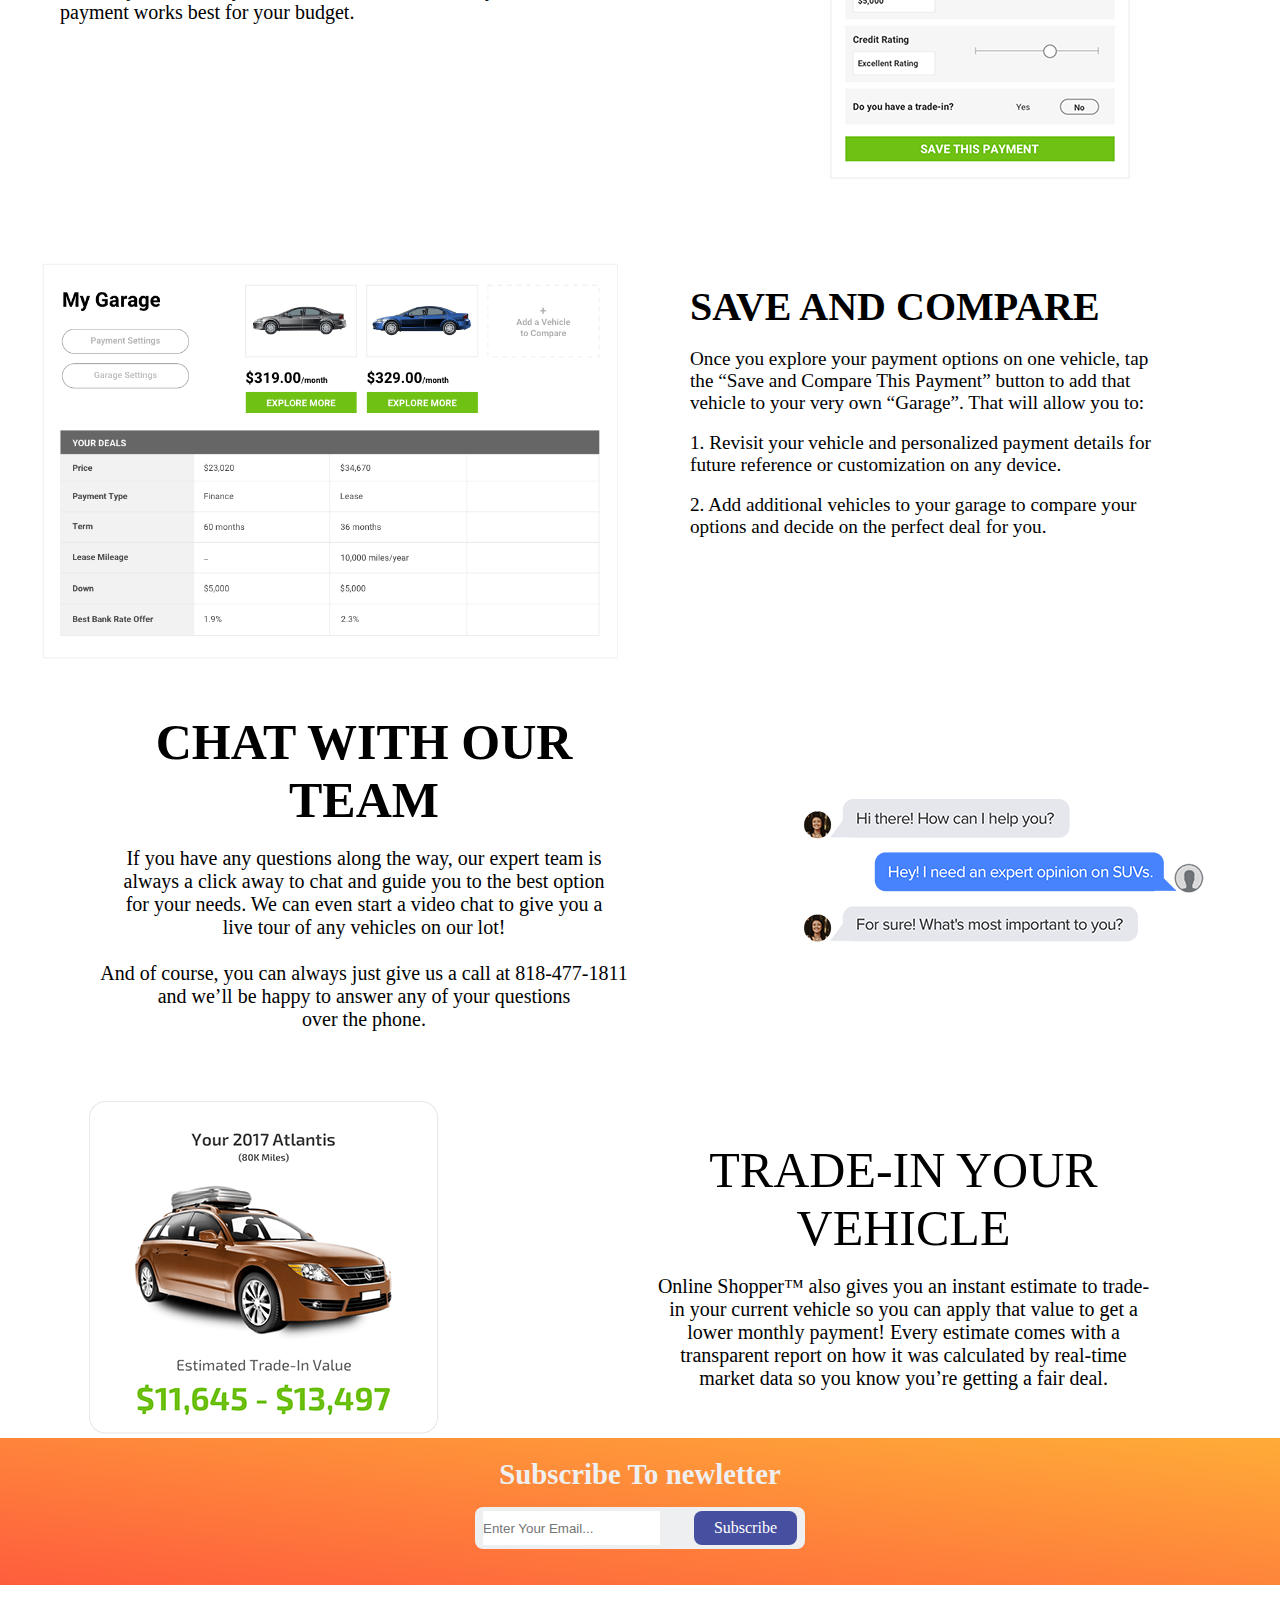
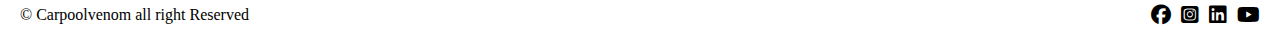
<file: ride.html>
<!DOCTYPE html>
<html lang="en">
<head>
    <meta charset="UTF-8">
    <meta name="viewport" content="width=device-width, initial-scale=1.0">
    <title>Ride-page</title>
    <link rel="stylesheet" href="./css/ride.css">
    <link rel="stylesheet" href="./css/all.min.css">
    <link rel="stylesheet"
    href="https://cdn.jsdelivr.net/npm/boxicons@latest/css/boxicons.min.css">
</head>
<body>
    <header>
        <a href="" class="logo"><img src="./images/images-removebg-preview.png" alt=""></a>
        <div class="bx bx-menu" id="menu-icon">
        </div>
        <ul class="navbar">
          <li><a href="./index.html">Home</a></li>
          <li><a href="./ride.html">Ride</a></li>
          <li><a href="./service.html">Service</a></li>
          <li><a href="./about.html">About</a></li>
          <li><a href="./Review.html">Review</a></li>
          <li><a href="./contact.html">Contact Us</a></li>
        </ul>
        <div class="header-btn">
        <a href="#" class="sing-up">Sign up</a>
        <a href="#" class="sing-in">Sign in</a>
        </div>
    </header>

    <section class="sec1-ride">
        <!-- <div class="heading-ride">
            <span>ONLINE BUYING + HOME DELIVERY</span>
        </div> -->
    </section>

    <section class="sec2-ride">
          <div class="heading1-ride">
            <h4>HOW TO BUY A CAR ONLINE AT Honda <br> of North Hollywood</h4>
            <p>At Honda of North Hollywood, we want to make the car buying experience as easy and transparent as <br> possible. That’s why we’ve added technology to our website that puts you in complete control of your <br> payment options and allows you to complete the entire purchase process online. But don’t worry — our <br> experts are still here to help every step of the way if you have any questions.</p>
          </div>
    </section>

    <section class="sec3-ride">
        <div class="main-ride">
            <div class="first-ride">
                <h1>CUSTOMIZE YOUR <br> PAYMENT
              </h1><br>
              <p>As you browse our selection you’ll see each vehicle has an <br> <h7 class="h7">“Explore Payment Options”</h7> button. Clicking that puts <br> you in full control to customize the monthly payment based on <br> your preferred settings, such as finance or lease, term length,<br> down payment, and whether or not you want to trade-in your <br> current vehicle. All the math happens automatically as you <br> make adjustments so you can determine what monthly <br> payment works best for your budget.
              </p>
           </div>
                 <div class="ride-img">
                  <img src="./images/OS-payment.png" alt="">
                 </div>
        </div>
    </section>
    <section class="sec4-ride">
      <div class="main-ride2">
        <div class="ride-img2">
            <img width="90%" src="./images/OSgarage.png" alt="">
         </div>
         <div class="second-ride">
            <p>SAVE AND COMPARE</p><br>
            <span>
                Once you explore your payment options on one vehicle, tap <br> the “Save and Compare This Payment” button to add that <br> vehicle to your very own “Garage”. That will allow you to:
            </span><br><br>
            <span>1. Revisit your vehicle and personalized payment details for <br> future reference or customization on any device.</span>
          <br><br> <span>2. Add additional vehicles to your garage to compare your <br> options and decide on the perfect deal for you.</span>
        </div>       
      </div>
    </section>
          
    <section class="sec5-ride">
        <div class="main5-ride">
            <div class="first5-ride">
                <h1>CHAT WITH OUR TEAM
              </h1><br>
              <p>If you have any questions along the way, our expert team is <br> always a click away to chat and guide you to the best option <br> for your needs. We can even start a video chat to give you a <br> live tour of any vehicles on our lot!
                 <br><br>
                And of course, you can always just give us a call at 818-477-1811 <br> and we’ll be happy to answer any of your questions <br> over the phone.</p>
           </div>
                 <div class="ride5-img">
                  <img src="./images/OS-chat.png" alt="">
                 </div>
        </div>
    </section>
 
    
    <section class="sec6-ride">
      <div class="main-ride6">
        <div class="ride-img6">
            <img  src="./images/OStradeIn.png" alt="">
         </div>
         <div class="second-ride6">
            <p>TRADE-IN YOUR <br> VEHICLE</p><br>
            <span>Online Shopper™ also gives you an instant estimate to trade- <br>in your current vehicle so you can apply that value to get a <br> lower monthly payment! Every estimate comes with a <br> transparent report on how it was calculated by real-time <br> market data so you know you’re getting a fair deal.</span>
        </div>       
      </div>
    </section>

    <section class="newletter">
      <h2>Subscribe To newletter</h2>
        <div class="box">
          <input type="text" placeholder="Enter Your Email...">
          <a class="btn" href="">Subscribe</a>
        </div>
    </section>
  <div class="copyright">
  <p>&#169  Carpoolvenom all right Reserved</p>
  <div class="social">
      <i class="fa-brands fa-facebook" style="font-size: 20px;"></i>
      <i class="fa-brands fa-square-instagram" style="font-size: 20px;"></i>
      <i class="fa-brands fa-linkedin" style="font-size: 20px;"></i>
      <i class="fa-brands fa-youtube" style="font-size: 20px;"></i>
  </div>
  </div>
  
    <script src="./js/ride.js"></script>
</body>
</html>
</file>
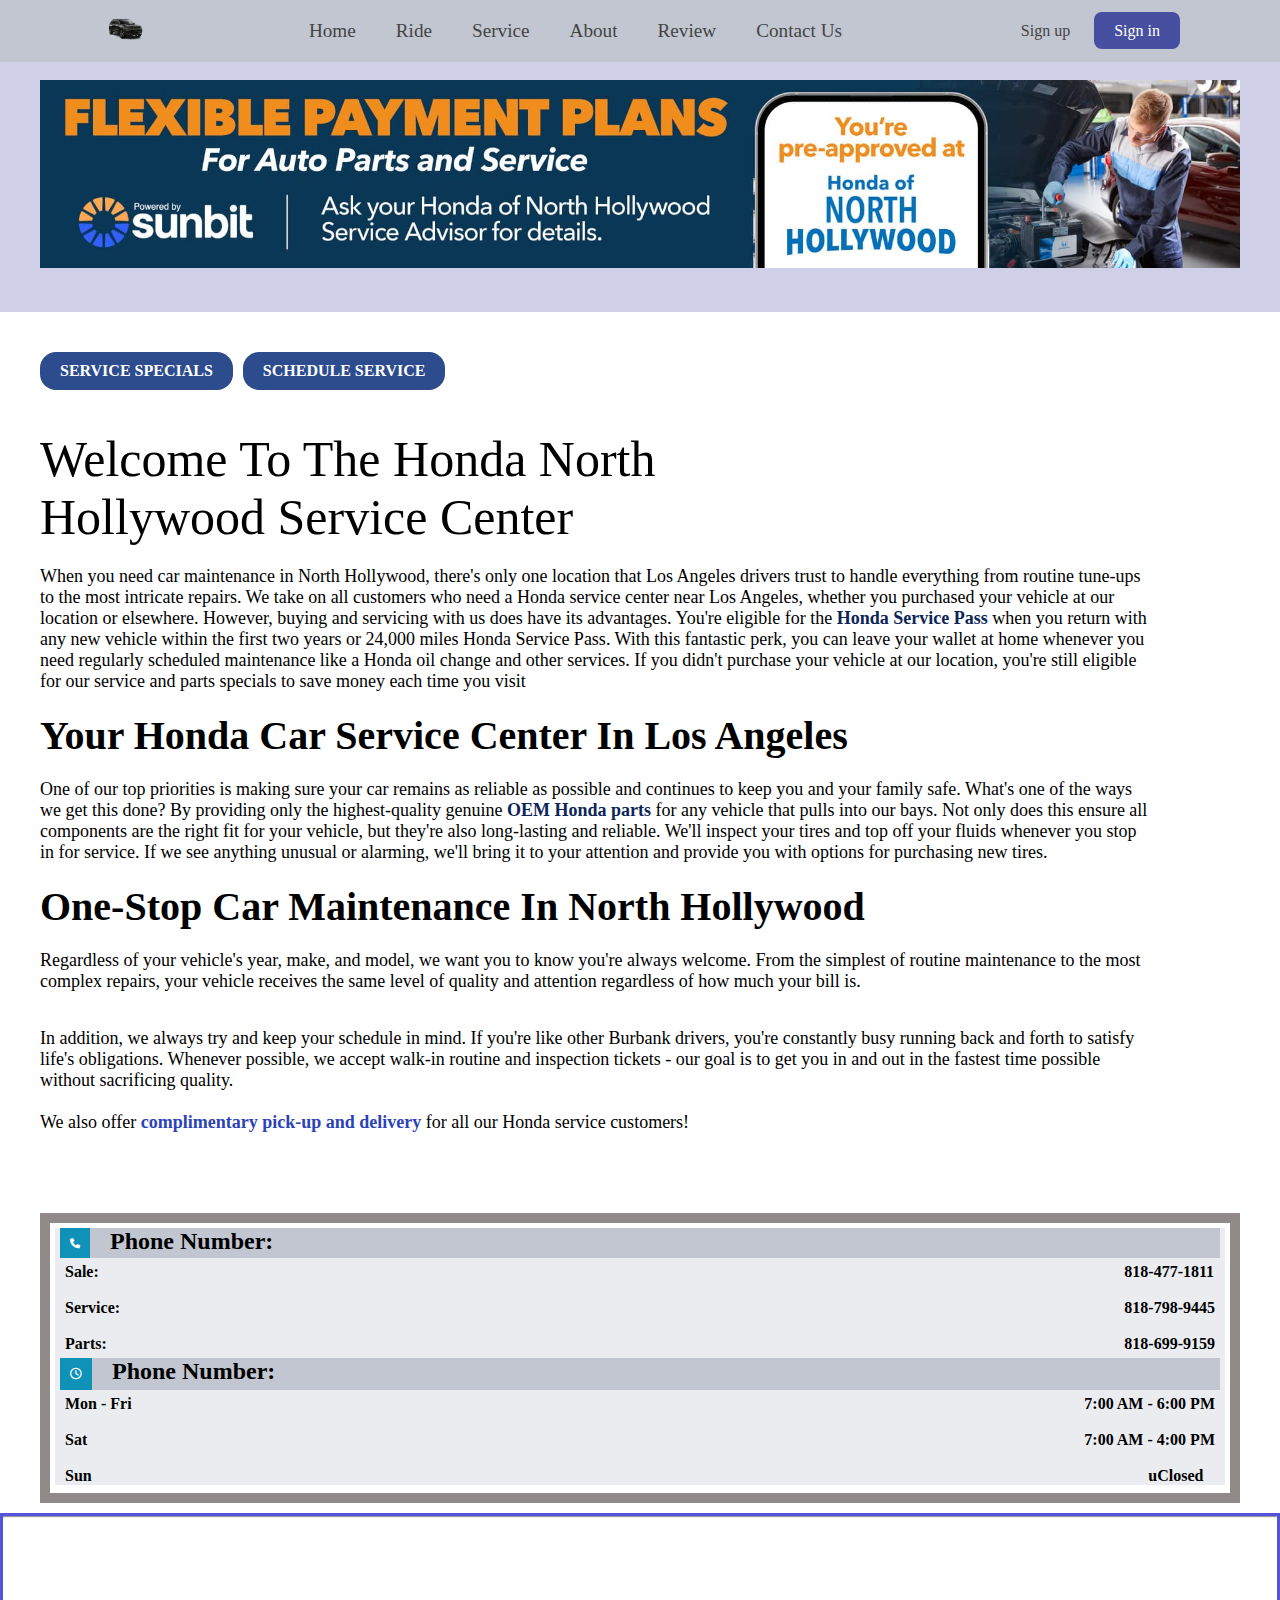
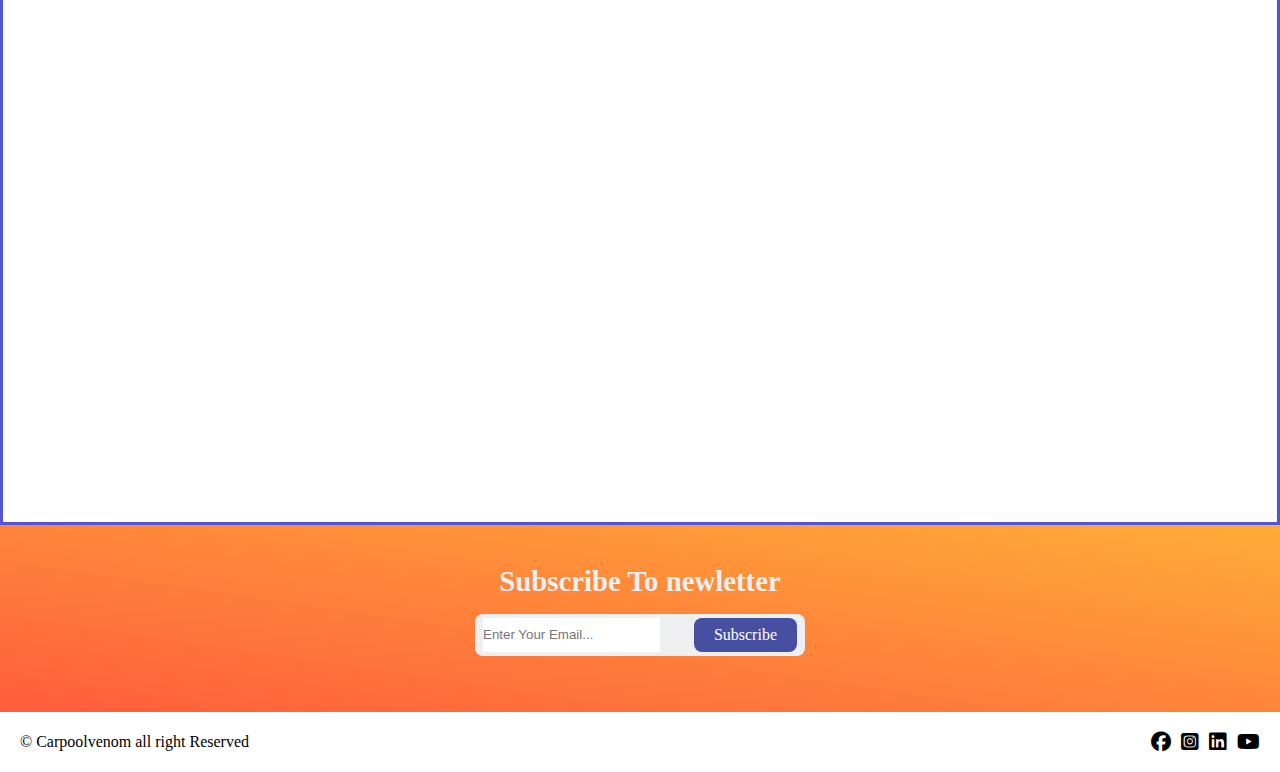
<file: service.html>
<!DOCTYPE html>
<html lang="en">
<head>
    <meta charset="UTF-8">
    <meta name="viewport" content="width=device-width, initial-scale=1.0">
    <title>Service_page</title>
    <link rel="stylesheet" href="./css/service.css">
    <link rel="stylesheet" href="./css/all.min.css">
    <link rel="stylesheet"
    href="https://cdn.jsdelivr.net/npm/boxicons@latest/css/boxicons.min.css">
</head>
<body>
    <header>
        <a href="./index.html" class="logo"><img src="./images/images-removebg-preview.png" alt=""></a>
        <div class="bx bx-menu" id="menu-icon">
        </div>
        <ul class="navbar">
          <li><a href="./index.html">Home</a></li>
          <li><a href="./ride.html">Ride</a></li>
          <li><a href="./service.html">Service</a></li>
          <li><a href="./about.html">About</a></li>
          <li><a href="./Review.html">Review</a></li>
          <li><a href="./contact.html">Contact Us</a></li>
        </ul>
        <div class="header-btn">
        <a href="#" class="sing-up">Sign up</a>
        <a href="#" class="sing-in">Sign in</a>
        </div>
    </header>

    <section class="sec-service">
        <div class="service-logo">
         <img width="100%" src="./images/HNH072327W-Sunbit-SRP.jpg" alt="">
        </div>
    </section>

    <section class="sec2-service">
      <div class="main-btn">
        <a href="#" class="SERVICE-btn">SERVICE SPECIALS</a>
        <a href="#" class="SCHEDULE-SERVICE">SCHEDULE SERVICE</a>
      </div>

      <div class="heading1">

      <p>Welcome To The Honda North <br> Hollywood Service Center</p>
      </div>

      <div class="paraghaph">
         <p>When you need car maintenance in North Hollywood, there's only one location that Los Angeles drivers trust to handle everything from routine tune-ups <br>to the most intricate repairs. We take on all customers who need a Honda service center near Los Angeles, whether you purchased your vehicle at our <br> location or elsewhere. However, buying and servicing with us does have its advantages. You're eligible for the <a class="h2" href="">Honda Service Pass</a> when you return with <br> any new vehicle within the first two years or 24,000 miles Honda Service Pass. With this fantastic perk, you can leave your wallet at home whenever you <br> need regularly scheduled maintenance like a Honda oil change and other services. If you didn't purchase your vehicle at our location, you're still eligible <br> for our service and parts specials to save money each time you visit</p>
      </div> 
   
      <div class="heading2">
        <h4>Your Honda Car Service Center In Los Angeles</h4>
      </div>
      <div class="paraghaph2">
        <p>One of our top priorities is making sure your car remains as reliable as possible and continues to keep you and your family safe. What's one of the ways <br> we get this done? By providing only the highest-quality genuine <a class="h3" href="">OEM Honda parts</a>  for any vehicle that pulls into our bays. Not only does this ensure all <br> components are the right fit for your vehicle, but they're also long-lasting and reliable. We'll inspect your tires and top off your fluids whenever you stop <br> in for service. If we see anything unusual or alarming, we'll bring it to your attention and provide you with options for purchasing new tires.</p>
      </div>
      <div class="heading3">
         <h4>One-Stop Car Maintenance In North Hollywood</h4>
      </div>
      <div class="paraghaph3">
    <p>Regardless of your vehicle's year, make, and model, we want you to know you're always welcome. From the simplest of routine maintenance to the most <br> complex repairs, your vehicle receives the same level of quality and attention regardless of how much your bill is.</p>
    <br><br>
    <span>In addition, we always try and keep your schedule in mind. If you're like other Burbank drivers, you're constantly busy running back and forth to satisfy <br> life's obligations. Whenever possible, we accept walk-in routine and inspection tickets - our goal is to get you in and out in the fastest time possible <br>without sacrificing quality. <br><br>We also offer <a class="h4" href="#"> complimentary pick-up and delivery</a>   for all our Honda service customers!</span>
      </div>
    
    </section>

    <section class="service-call">
      <div class="main-mob">
        <div class="color">
          <div class="mobile">
            <i  class="fa-solid fa-phone " style="color: white; font-size: 10px; background-color: #0f91b8; padding: 10px 10px;"></i>
            <h2>Phone Number:</h2>
        </div>
        <div class="main-text">
          <div class="list-text">
           <h4>Sale:</h4>
           <br>
           <h4>Service:</h4>
           <br>
           <h4>Parts:</h4>
          </div>
          <div class="date-text">
         <h4>818-477-1811</h4>
         <br>
         <h4>818-798-9445</h4>
         <br>
         <h4>818-699-9159</h4>
          </div>
        </div>
       
       <div class="mobile">
        <i  class="fa-regular fa-clock " style="color: white; font-size: 12px; background-color: #0f91b8; padding: 10px 10px;"></i>
        <h2>Phone Number:</h2>
    </div>
        <div class="main-text">
          <div class="list-text">
           <h4>Mon - Fri</h4>
           <br>
           <h4>Sat</h4>
           <br>
           <h4>Sun</h4>
          </div>
          <div class="date-text">
         <h4>7:00 AM - 6:00 PM</h4>
         <br>
         <h4>7:00 AM - 4:00 PM</h4>
         <br>
         <h4>&nbsp;&nbsp;&nbsp; &nbsp;&nbsp;&nbsp;&nbsp;&nbsp;&nbsp;&nbsp;&nbsp;&nbsp;&nbsp;&nbsp;&nbsp;uClosed</h4>
          </div>
        </div>
        </div>
    </div>
    </section>

    <div class="map">
      <hr>
      <iframe src="https://www.google.com/maps/embed?pb=!1m14!1m12!1m3!1d27239.838696609393!2d73.121792!3d31.4146816!2m3!1f0!2f0!3f0!3m2!1i1024!2i768!4f13.1!5e0!3m2!1sen!2s!4v1717048982944!5m2!1sen!2s" width="100%" height="600" style="border:0;" allowfullscreen="" loading="lazy" referrerpolicy="no-referrer-when-downgrade"></iframe>
    </div>

    <section class="newletter">
      <h2>Subscribe To newletter</h2>
        <div class="box">
          <input type="text" placeholder="Enter Your Email...">
          <a class="btn" href="">Subscribe</a>
        </div>
    </section>
  <div class="copyright">
  <p>&#169  Carpoolvenom all right Reserved</p>
  <div class="social">
    <i class="fa-brands fa-facebook" style="font-size: 20px;"></i>
    <i class="fa-brands fa-square-instagram" style="font-size: 20px;"></i>
    <i class="fa-brands fa-linkedin" style="font-size: 20px;"></i>
    <i class="fa-brands fa-youtube" style="font-size: 20px;"></i>
  </div>
  </div>
  <script src="./js/service.js"></script>
</body>
</html>
</file>
<file: css/style.css>
*{
    margin: 0;
    padding: 0;
    box-sizing: border-box;
    scroll-padding-top:1rem ;
    scroll-behavior: smooth;
    list-style: none;
    text-decoration: none;
}
:root{
    --main-color:#fe5d3d;
    --second-color:#ffac38;
    --text-color:#444;
    --gradient:linear-gradient(#fe5d3d,#ffac38);
}
html::-webkit-scrollbar{
    width: 0.5rem;
}
html::-webkit-scrollbar-track{
background-color: transparent;
}
html::-webkit-scrollbar-thumb{
    background-color: var(--main-color);
    border-radius: 5rem;
}
section {
    padding: 40px 40px;
}

/* .home {
    background-color: #e0e0ea;

   
} */

header {
    position: fixed;
    width: 100%;
    right: 0;
    top: 0;
    z-index: 1000;
    display: flex;
    align-items: center;
    justify-content: space-between;
    background-color: #c1c6d0;
    padding: 15px 100px;
}

.logo img {
    width: 50px;
}

.navbar {
    display: flex;
}

.navbar li {
    position: relative;
}

.navbar a {
    padding: 10px 20px;
    font-size: 1.2rem;
    color: var(--text-color);
    font-weight: 500;
}

.navbar a::after {
    content: '';
    width: 0;
    height: 3px;
    position: absolute;
    bottom: -4px;
    left: 0;
    transition: 0.5s;
}

.navbar a:hover::after {
    width: 100%;
    background: var(--main-color);
}

#menu-icon {
    font-size: 24px;
    cursor: pointer;
    z-index: 10001;
    display: none;
}

.header-btn a {
    padding: 10px 20px;
    color: var(--text-color);
    font-weight: 500;
}

.header-btn .sing-in {
    background: #474fa0;
    color: #eeeff1;
    border-radius: 0.5rem;
}

.header-btn .sing-in:hover {
    background: var(--main-color);
}

@media only screen and (max-width: 1024px) {
    header {
        padding: 15px 50px;
    }
}

@media only screen and (max-width: 768px) {
    header {
        padding: 15px 30px;

    }

    .navbar {
        display: none;
    }

    #menu-icon {
        display: block;
    }

    .navbar.active {
        display: flex;
        flex-direction: column;
        position: absolute;
        top: 100%;
        left: 0;
        width: 100%;
        background-color: #c1c6d0;
        z-index: 999;
    }

    .navbar.active li {
        margin: 10px 0;
    }

    .navbar.active a {
        padding: 10px;
        display: block;
    }

}


.main-div{
    /* display: flex; */
    width: 100%;
}
.home{
    background-color: #e0e0ea;

    display: flex;
    
    margin-top: 60px;
    width: 100%;
    max-width: 100%;
}
@media (max-width: 608px) {
    .home{ 
        background-color: #e0e0ea;

        display: flex;
        /* max-width: 100%;
        width: 100%; */
        margin-top: 60px;
        flex-direction: column-reverse;
        width: 100%;
    max-width: 100%;
    } 
}
.jeep{
    display: flex;
    max-width: 100%;
    width: 100%;



    animation-name: slidein;
animation-duration: 5s;
animation-delay: 2s;
animation-duration: right;
}
.jeep img{
    height: 100%;
    max-width: 100%;
}
@media (max-width:608) {
    .jeep{
        display: flex;
        max-width: 100%;
        width: 100%;
    
    
    
        animation-name: slidein;
    animation-duration: 5s;
    animation-delay: 2s;
    animation-duration: right;
   
    }
  
    

}

@keyframes slidein {
    0%{
        opacity: 0;
        transform: translateX(-100px);
    }
    80%{
        transform: translateX(-20px);
    }
    100%{
        opacity: 1;
        transform: translateX(-10px);
    }
}


 .text h1 {
    font-size: 3rem;
    letter-spacing: 2px;
} 
.text span{
    color: var(--main-color);
}.text p{
    margin: 00.5rem 0 1rem;
} 
 .apps{
    display: flex;
    flex-wrap: wrap;

    /* height: 50px; */
    gap: 5px; 
 } 
 @media (max-width:608) {
    .apps{
        display: flex;
        flex-wrap: wrap;
        height: 50px;
        /* gap: 5px;  */
        flex-direction: column-reverse;
     } 
 }
.app img{
    width: 100%;
    margin-right: 1rem;
    cursor: pointer; 
}  
.from-container{
    margin-top: 50px;
} 
 .from-container form{
    display: flex;
    flex-wrap: wrap;
    align-items: center;
    gap: 1rem;
    /* position: absolute; */
 
    left: 60px;
    background: #fff;
    padding: 10px;
    border-radius: 0.5rem;
}
 .input-box{
    flex: 1 1 6rem;
    display: flex;
    flex-direction:column ;
} 
.input-box span{
    font-weight: 600;
}
.input-box input{
    padding: 7px;
    border: none;
    background: #eeeff1;
    border-radius: 0.5rem ;
    font-size: 1rem;
    border-radius:2px solid black;
}  

.heading{
    text-align: center;
}
.heading span{
    font-weight: 600;
    text-transform: uppercase;
}
.heading h1{
    font-size: 2.5rem;
    letter-spacing: 2px;
}

.ride-container{
    display: grid;
    align-items: center;
    grid-template-columns: repeat(auto-fit,minmax(250px,auto));
    gap: 1rem;
    margin-top: 2rem;
}
.ride-container .box{
   align-items: center;
    padding: 20px;
    box-shadow: 1px 4px 41px rgba(0, 0, 0, 0.1);
    border-radius: o.5rem;}
.ride-container .box:hover{
    background-color: #fe5d3d;
    color: #ffffff;
}
.ride-container .box .bx{
    font-size: 30px;
    padding: 10px;
    background: #eeeff1;
    border-radius: 0.5rem;
    color: var(--main-color);
}
.ride-container .box h2{
    font-size: 1.5rem;
    font-weight: 400;
    margin: 1.5rem 0 0.5rem;
}

.ride-container .box .bx:hover {
    background: var(--main-color);
    color: #eeeff1;
}

/* .Service{
    height: 100vh;
} */
.Service-container{
    display: grid;
    grid-template-columns: repeat(auto-fit,minmax(300px,auto));
    gap: 1rem;
    margin-top: 2rem;
    width: 100%;

}
.Service-container .box{
border-radius: 1rem;
    padding-bottom:105px ;
    /* padding-top:10px ; */
    box-shadow:1px 4px 41px rgba(0, 0, 0, 0.1);
}
.Service-container .box .box-img{
   width: 100%;
   height: 200px;
}

.Service-container .box .box-img img{
    width: 100%;
    height: 100%;
    border-radius: 1rem;
    object-fit: top;
    object-fit: cover;
    object-fit: center;
}
.Service-container .box p{
    padding: 0 10px;
    border: 1px solid var(--text-color);
    width: 58px;
  border-radius: 0.5rem;
  /* margin: 1rem 0 1rem; */
  margin-left: 10px;
}
.Service-container .box h3{
    font-weight: 500;
    margin-left: 10px;
}
.Service-container .box h2{
    font-size: 1rem;
    font-weight: 600;
    color: var(--main-color);
    margin: 0.2 0 0.5rem;
    margin-left: 10px;
}
.Service-container .box h2 span{
    font-size: 0.8rem;
    font-weight: 500;
    color: var(--text-color);
}
.Service-container .box .btn{
    display: flex;
    justify-content: center;
    background:#474fa0;
    border-radius: 0.5rem;
    color: #eeeff1;
    margin-left: 7px;
    margin-right: 7px;
    padding: 10px;
}
.Service-container .box .btn:hover{
    background: var(--main-color);
    color: #eeeff1;
}

.about-container{
    display: flex;
  
    gap: 4rem;
    margin-top: 2rem;
    align-items: center;
    margin-top: 1rem;
    justify-content: space-around;
   
}
@media (max-width: 612px) {
    .about-container{
        flex-direction: column;
     }  
}

.about-text img{
    width: 100%;
}
.about-text span{
    font-weight: 600;
    text-transform: uppercase;
    color: var(--main-color);
}
.about-text p{
    margin: 0.5rem 0 1.5rem;
  
}
.about-text .btn{
    padding: 10px 20px;
    background: #474fa0;
    color: #eeeff1;
    border-radius: 0.5rem;
}
.about-text .btn:hover{
    background: var(--main-color);
}


.review-container{
    display: grid;
    grid-template-columns: repeat(auto-fit,minmax(250px,auto));
    gap: 1rem;
    margin-top: 2rem;
}
.rev-img{
    width: 70px;
    height: 60px;

}
.rev-img img{
    width: 100%;
    height: 100%;
    border-radius: 50%;
    object-fit: cover;
    object-position: center;
    border: 2px solid var(--second-color);
}
.review-container .box{
    display: flex;
    flex-direction: column;
    align-items: center;
    text-align: center;
    padding: 20px;
    box-shadow: 1px 4px 41px rgba(0, 0, 0, 0.1);
    border-radius: o.5rem;
}
.review-container .box h2{
    font-size: 1.5rem;
    font-weight: 400;
    margin: 0.5rem 0 0.5rem;
}
.review-container .box p{
    font-style: italic;
}
.review-container .box .Stars .bx{
    color: var(--main-color);
}

.newletter{
    background: linear-gradient(to top right , #fe5d3d , #ffac38);
    display: flex;
    flex-direction: column;
    align-items: center;
}
.newletter h2{
    color: #eeeff1;
    font-size: 1.8rem;

}
.newletter .box{
    margin: 1rem;
    background:#eeeff1;
    border-radius: 0.5rem;
    padding: 4px 8px;
    width: 350px;
    display: flex;
    justify-content: space-between;
}
.newletter .box input{
    border: none;
    outline: none;
}
.newletter .box .btn{
    padding: 8px 20px;
    background: #474fa0;
    color: #ffffff;
    border-radius: 0.5rem;
}

.copyright {
 padding: 20px;   
 display: flex;
 justify-content: space-between;
 align-items: center;

}
.social{
    gap: 10px;
    display: flex;
}
</file>
<file: css/about.css>
*{
    margin: 0;
    padding: 0;
    box-sizing: border-box;
    scroll-padding-top:1rem ;
    scroll-behavior: smooth;
    list-style: none;
    text-decoration: none;
}
:root{
    --main-color:#fe5d3d;
    --second-color:#ffac38;
    --text-color:#444;
    --gradient:linear-gradient(#fe5d3d,#ffac38);
}
html::-webkit-scrollbar{
    width: 0.5rem;
}
html::-webkit-scrollbar-track{
background-color: transparent;
}
html::-webkit-scrollbar-thumb{
    background-color: var(--main-color);
    border-radius: 5rem;
}


header {
    position: fixed;
    width: 100%;
    right: 0;
    top: 0;
    z-index: 1000;
    display: flex;
    align-items: center;
    justify-content: space-between;
    background-color: #c1c6d0;
    padding: 15px 100px;
}

.logo img {
    width: 50px;
}

.navbar {
    display: flex;
}

.navbar li {
    position: relative;
}

.navbar a {
    padding: 10px 20px;
    font-size: 1.2rem;
    color: var(--text-color);
    font-weight: 500;
}

.navbar a::after {
    content: '';
    width: 0;
    height: 3px;
    position: absolute;
    bottom: -4px;
    left: 0;
    transition: 0.5s;
}

.navbar a:hover::after {
    width: 100%;
    background: var(--main-color);
}

#menu-icon {
    font-size: 24px;
    cursor: pointer;
    z-index: 10001;
    display: none;
}

.header-btn a {
    padding: 10px 20px;
    color: var(--text-color);
    font-weight: 500;
}

.header-btn .sing-in {
    background: #474fa0;
    color: white;
    border-radius: 0.5rem;
}

.header-btn .sing-in:hover {
    background: var(--main-color);
}

@media only screen and (max-width: 1024px) {
    header {
        padding: 15px 50px;
    }
}

@media only screen and (max-width: 768px) {
    header {
        padding: 15px 30px;

    }

    .navbar {
        display: none;
    }

    #menu-icon {
        display: block;
    }

    .navbar.active {
        display: flex;
        flex-direction: column;
        position: absolute;
        top: 100%;
        left: 0;
        width: 100%;
        background-color: #c1c6d0;
        z-index: 999;
    }

    .navbar.active li {
        margin: 10px 0;
    }

    .navbar.active a {
        padding: 10px;
        display: block;
    }

}

.img-hona{
    margin-top: 50px;
    
}
.img-hona a img{
    
    width: 100%;
}

.sec2-about {
    width: 100%;
    margin-top: 40px;
}

.sec2-about .main-btn {
    display: flex;
    flex-wrap: wrap; 
    gap: 10px; 
    justify-content: center; 
}

.sec2-about .main-btn .about-btn,
.sec2-about .main-btn .about-financing,
.sec2-about .main-btn .about-contact {
    background-color: #1116a9;
    border-radius: 10px;
    padding: 10px 20px; 
    color: white;
    text-align: center; 
    flex: 1; 
    min-width: 150px; 
    margin: 10px; 
}


@media (min-width: 600px) {
    .sec2-about .main-btn {
        gap: 30px; 
        justify-content: flex-start; 
    }

    .sec2-about .main-btn .about-btn,
    .sec2-about .main-btn .about-financing,
    .sec2-about .main-btn .about-contact {
        padding: 10px 50px; 
    }
}

/* Base styles for all screens */
.about-heading {
    width: 100%;
    margin-top: 20px;
    display: flex;
    /* height: 100%; */
}

.about-heading h6 {
    font-size: 70px;
    margin-left: 30px;
    font-weight: 100;
}

.about-pargraph {
    margin-top: 20px;
}

.about-pargraph .about-maindiv {
    width: 80%;
    margin-left: 25px;
    
}

.about-pargraph .first-heading {
    width: 80%;
    font-size: 20px;
}

.about-maindiv .main-about {
    margin-top: 15px;
    font-size: 20px;
    display: flex;
}

.about-pargraph .about-maindiv .about-flex {
    display: flex;
    width: 100%;
}

.main-section {
    display: flex;
    flex-direction: column;
    width: 50%;
}

.service-call {
    width: 50%;
    height: auto;
    margin-left: 100px;
}

.main-mob {
    border: 10px solid rgb(145, 138, 138);
    height: auto;
    width: 160%;
}

.color {
    background: #eaecf0;
    margin: 5px;
}

.mobile {
    background: #c1c6d0;
    margin: 5px;
}

.main-mob .mobile {
    display: flex;
    flex-direction: column;
    gap: 20px;
}

.main-text {
    margin: 5px 10px;
    display: flex;
    flex-direction: column;
    justify-content: space-between;
}

/* Small screens (mobile) */
@media (max-width: 600px) {
    .about-heading h6 {
        font-size: 40px;
        margin-left: 15px;
    }

    .about-pargraph .about-maindiv {
        width: 95%;
        margin-left: 10px;
    }

    .about-pargraph .first-heading {
        width: 100%;
        font-size: 18px;
    }

    .about-maindiv .main-about {
        font-size: 18px;
        flex-direction: column;
    }

    .about-pargraph .about-maindiv .about-flex {
        flex-direction: column;
    }

    .main-section {
        width: 100%;
    }

    .service-call {
        width: 100%;
        margin-left: 0;
    }

    .main-mob {
        height: auto;
        width: 100%;
        margin-top: 10px;
    }

    .main-mob .mobile {
        flex-direction: column;
    }

    .main-text {
        flex-direction: column;
    }
}

/* Medium screens (tablets) */
@media (min-width: 600px) and (max-width: 900px) {
    .about-heading h6 {
        font-size: 50px;
        margin-left: 20px;
    }

    .about-pargraph .about-maindiv {
        width: 90%;
        margin-left: 15px;
    }

    .about-pargraph .first-heading {
        width: 90%;
        font-size: 19px;
    }

    .about-maindiv .main-about {
        font-size: 19px;
        flex-direction: column;
    }

    .about-pargraph .about-maindiv .about-flex {
        flex-direction: column;
    }

    .main-section {
        width: 80%;
    }

    .service-call {
        width: 80%;
        margin-left: 0;
    }

    .main-mob {
        height: auto;
        width: 100%;
    }

    .main-mob .mobile {
        flex-direction: column;
    }

    .main-text {
        flex-direction: column;
    }
}

/* Large screens (desktops) */
@media (min-width: 900px) {
    .main-section {
        flex-direction: column;
    }

    .service-call {
        width: 60%;
        height: 300px;
        margin-right: 100px;
    }

    .main-mob .mobile {
        flex-direction: column;
    }

    .main-text {
        flex-direction: column;
    }
}


.map{
    margin-top: 120px;
    border: 3px solid rgb(84, 84, 218);
}

 .newletter{
    background: linear-gradient(to top right , #fe5d3d , #ffac38);
    display: flex;
    flex-direction: column;
    align-items: center;
    margin-top: 20px;
}
.newletter h2{
    color: #eeeff1;
    font-size: 1.8rem;

}
.newletter .box{
    margin: 1rem;
    background:#eeeff1;
    border-radius: 0.5rem;
    padding: 4px 8px;
    width: 330px;
    display: flex;
    justify-content: space-between;
}
.newletter .box input{
    border: none;
    outline: none;
}
.newletter .box .btn{
    padding: 8px 20px;
    background: #474fa0;
    color: #ffffff;
    border-radius: 0.5rem;
}

.copyright {
 padding: 20px;   
 display: flex;
 justify-content: space-between;
 align-items: center;

}
.social{
    gap: 10px;
    display: flex;
}
</file>
<file: css/contact.css>
*{
    margin: 0;
    padding: 0;
    box-sizing: border-box;
    scroll-padding-top:1rem ;
    scroll-behavior: smooth;
    list-style: none;
    text-decoration: none;
}
:root{
    --main-color:#fe5d3d;
    --second-color:#ffac38;
    --text-color:#444;
    --gradient:linear-gradient(#fe5d3d,#ffac38);
}
html::-webkit-scrollbar{
    width: 0.5rem;
}
html::-webkit-scrollbar-track{
background-color: transparent;
}
html::-webkit-scrollbar-thumb{
    background-color: var(--main-color);
    border-radius: 5rem;
}
section {
    padding: 40px 40px;
}


header {
    position: fixed;
    width: 100%;
    right: 0;
    top: 0;
    z-index: 1000;
    display: flex;
    align-items: center;
    justify-content: space-between;
    background-color: #c1c6d0;
    padding: 15px 100px;
}

.logo img {
    width: 50px;
}

.navbar {
    display: flex;
}

.navbar li {
    position: relative;
}

.navbar a {
    padding: 10px 20px;
    font-size: 1.2rem;
    color: var(--text-color);
    font-weight: 500;
}

.navbar a::after {
    content: '';
    width: 0;
    height: 3px;
    position: absolute;
    bottom: -4px;
    left: 0;
    transition: 0.5s;
}

.navbar a:hover::after {
    width: 100%;
    background: var(--main-color);
}

#menu-icon {
    font-size: 24px;
    cursor: pointer;
    z-index: 10001;
    display: none;
}

.header-btn a {
    padding: 10px 20px;
    color: var(--text-color);
    font-weight: 500;
}

.header-btn .sing-in {
    background: #474fa0;
    color: white;
    border-radius: 0.5rem;
}

.header-btn .sing-in:hover {
    background: var(--main-color);
}

@media only screen and (max-width: 1024px) {
    header {
        padding: 15px 50px;
    }
}

@media only screen and (max-width: 768px) {
    header {
        padding: 15px 30px;

    }

    .navbar {
        display: none;
    }

    #menu-icon {
        display: block;
    }

    .navbar.active {
        display: flex;
        flex-direction: column;
        position: absolute;
        top: 100%;
        left: 0;
        width: 100%;
        background-color: #c1c6d0;
        z-index: 999;
    }

    .navbar.active li {
        margin: 10px 0;
    }

    .navbar.active a {
        padding: 10px;
        display: block;
    }

}


.contact-heading{
    width: 100%;
    height: 100%;
    
}
 /* .main-form{
    display: flex;
} */


.contact-heading p{
    margin-top: 50px;
    font-size: 50px;
}


.form {
    margin-top: 30px;
    width: 100%;
}

.form input {
    height: 27px;
    width: 100%; 
}

.form .text-sms input {
    height: 120px;
    width: 100%; 
}

.form .text-massage input {
    height: 18px;
    width: 15px;
}

.form .massage-text h6 {
    width: 100%;
    font-weight: 300;
    font-size: 20px;
}

.form .massage-text h3 {
    width: 100%; 
    font-weight: 700;
    font-size: 20px;
}

.form .massage-text a {
    background: #0343b9;
    color: #ffffff;
    padding: 8px 30px;
    border-radius: 10px;
}
 .form .option{
    width: 100%;
    height: 30px;
 }

.main-section {
    display: flex;
    flex-direction: column;
}

.service-call {
    width: 100%; 
    height: auto; 
    margin: 50px 0; 
}

.main-mob {
    border: 10px solid rgb(145, 138, 138);
}

.color {
    background: #eaecf0;
    margin: 5px;
}

.mobile {
    background: #c1c6d0;
    margin: 5px;
}

.main-mob .mobile {
    display: flex;
    flex-direction: column; 
    gap: 20px;
}

.main-text {
    margin: 5px 10px;
    display: flex;
    flex-direction: column; 
    justify-content: space-between;
}


@media (min-width: 600px) {
    .main-section {
        flex-direction: row; 
    }

    .service-call {
        width: 60%;
        height: 300px;
        margin-right: 100px;
        margin-top: 250px;
    }

    .main-mob .mobile {
        flex-direction: row; 
    }

    .main-text {
        flex-direction: row; 
    }
}

.map{
    margin-top: 40px;
    border: 3px solid rgb(84, 84, 218);
}

 .newletter{
    background: linear-gradient(to top right , #fe5d3d , #ffac38);
    display: flex;
    flex-direction: column;
    align-items: center;
    margin-top: 20px;
}
.newletter h2{
    color: #eeeff1;
    font-size: 1.8rem;

}
.newletter .box{
    margin: 1rem;
    background:#eeeff1;
    border-radius: 0.5rem;
    padding: 4px 8px;
    width: 330px;
    display: flex;
    justify-content: space-between;
}
.newletter .box input{
    border: none;
    outline: none;
}
.newletter .box .btn{
    padding: 8px 20px;
    background: #474fa0;
    color: #ffffff;
    border-radius: 0.5rem;
}

.copyright {
 padding: 20px;   
 display: flex;
 justify-content: space-between;
 align-items: center;

}
.social{
    gap: 10px;
    display: flex;
}
</file>
<file: css/Review.css>
*{
    margin: 0;
    padding: 0;
    box-sizing: border-box;
    scroll-padding-top:1rem ;
    scroll-behavior: smooth;
    list-style: none;
    text-decoration: none;
}
:root{
    --main-color:#fe5d3d;
    --second-color:#ffac38;
    --text-color:#444;
    --gradient:linear-gradient(#fe5d3d,#ffac38);
}
html::-webkit-scrollbar{
    width: 0.5rem;
}
html::-webkit-scrollbar-track{
background-color: transparent;
}
html::-webkit-scrollbar-thumb{
    background-color: var(--main-color);
    border-radius: 5rem;
}

header {
    position: fixed;
    width: 100%;
    right: 0;
    top: 0;
    z-index: 1000;
    display: flex;
    align-items: center;
    justify-content: space-between;
    background-color: #c1c6d0;
    padding: 15px 100px;
}

.logo img {
    width: 50px;
}

.navbar {
    display: flex;
}

.navbar li {
    position: relative;
}

.navbar a {
    padding: 10px 20px;
    font-size: 1.2rem;
    color: var(--text-color);
    font-weight: 500;
}

.navbar a::after {
    content: '';
    width: 0;
    height: 3px;
    position: absolute;
    bottom: -4px;
    left: 0;
    transition: 0.5s;
}

.navbar a:hover::after {
    width: 100%;
    background: var(--main-color);
}

#menu-icon {
    font-size: 24px;
    cursor: pointer;
    z-index: 10001;
    display: none;
}

.header-btn a {
    padding: 10px 20px;
    color: var(--text-color);
    font-weight: 500;
}

.header-btn .sing-in {
    background: #474fa0;
    color: white;
    border-radius: 0.5rem;
}

.header-btn .sing-in:hover {
    background: var(--main-color);
}

@media only screen and (max-width: 1024px) {
    header {
        padding: 15px 50px;
    }
}

@media only screen and (max-width: 768px) {
    header {
        padding: 15px 30px;

    }

    .navbar {
        display: none;
    }

    #menu-icon {
        display: block;
    }

    .navbar.active {
        display: flex;
        flex-direction: column;
        position: absolute;
        top: 100%;
        left: 0;
        width: 100%;
        background-color: #c1c6d0;
        z-index: 999;
    }

    .navbar.active li {
        margin: 10px 0;
    }

    .navbar.active a {
        padding: 10px;
        display: block;
    }

}


.sec1-review {
    width: 100%;
    margin-top: 100px;
    padding: 0 20px; 
    
}

.sec1-review .heading-1 {
    margin-left: 40px;
    font-size: 3rem; 
}

.sec1-review .heading-2 {
    margin-left: 40px;
    font-size: 1.25rem; 
    margin-top: 20px;
}


@media only screen and (max-width: 1024px) {
    .sec1-review .heading-1 {
        margin-left: 20px;
        font-size: 2.5rem; 
    }

    .sec1-review .heading-2 {
        margin-left: 20px;
        font-size: 1.125rem; 
    }
}

@media only screen and (max-width: 768px) {
    .sec1-review {
        margin-top: 80px; 
    }

    .sec1-review .heading-1 {
        margin-left: 10px;
        font-size: 2rem; 
    }

    .sec1-review .heading-2 {
        margin-left: 10px;
        font-size: 1rem; 
    }
}


@media only screen and (max-width: 480px) {
    .sec1-review .heading-1 {
        margin-left: 5px;
        font-size: 1.75rem; 
    }

    .sec1-review .heading-2 {
        margin-left: 5px;
        font-size: 0.875rem; 
    }
}



.sec2-review {
    margin-top: 50px;
    padding: 0 20px;

}

.sec2-review span {
    margin-left: 60px;
    font-size: 2.5rem; 
}

.sec2-review .main-review {
    display: flex;
}

.sec2-review .main-review .review-img1 img {
    margin-left: 40px;
    max-width: 100%; 
}

@media only screen and (max-width: 1024px) {
    .sec2-review span {
        margin-left: 30px;
        font-size: 2rem; 
    }

    .sec2-review .main-review .review-img1 img {
        margin-left: 20px;
    }
}

@media only screen and (max-width: 768px) {
    .sec2-review {
        margin-top: 30px; 
    }

    .sec2-review span {
        margin-left: 20px;
        font-size: 1.5rem; 
    }

    .sec2-review .main-review {
        flex-direction: column; 
    }

    .sec2-review .main-review .review-img1 img {
        margin-left: 0;
        margin-top: 20px; 
    }
}

@media only screen and (max-width: 480px) {
    .sec2-review span {
        margin-left: 10px;
        font-size: 1.25rem; 
    }

    .sec2-review .main-review .review-img1 img {
        margin-left: 0; 
        margin-top: 15px; 
        flex-direction: column;
    }
}

.sec3-review {
    width: 100%;
    margin-top: 100px;
 height: auto;
    padding: 20px; 
}

.sec3-review .heading-3 {
    margin-top: 40px;
    font-size: 20px; 
    margin-left: 60px;
}

.sec3-review .main-review2 {
    display: flex;
}

.sec3-review .main-review2 .rev-img2 {
    margin-left: 50px;
    max-width: 100%;
}

.sec3-review .main-review2 .Crossovers {
    margin-left: 60px;
    font-size: 1.875rem; 
}

@media only screen and (max-width: 1024px) {
    .sec3-review .heading-3 {
        margin-left: 30px;
        font-size: 1.75rem;
    }

    .sec3-review .main-review2 .rev-img2 {
        margin-left: 20px;
    }

    .sec3-review .main-review2 .Crossovers {
        margin-left: 30px;
        font-size: 1.5rem; 
    }
}

@media only screen and (max-width: 768px) {
    .sec3-review {
        margin-top: 50px; 
    }

    .sec3-review .heading-3 {
        margin-left: 20px;
        font-size: 1.5rem; 
    }

    .sec3-review .main-review2 {
        flex-direction: column; 
    }

    .sec3-review .main-review2 .rev-img2 {
        margin-left: 0; 
        margin-top: 20px;
    }

    .sec3-review .main-review2 .Crossovers {
        margin-left: 20px;
        font-size: 1.25rem;
        margin-top: 20px; 
    }
}

@media only screen and (max-width: 480px) {
    .sec3-review .heading-3 {
        margin-left: 10px;
        font-size: 1.25rem; 
    }

    .sec3-review .main-review2 .rev-img2 {
        margin-left: 0; 
        margin-top: 15px; 
    }

    .sec3-review .main-review2 .Crossovers {
        margin-left: 10px;
        font-size: 1rem; 
        margin-top: 15px; 
        flex-direction: column;
    }
}


.newletter{
   margin-top: 100px;
    background: linear-gradient(to top right , #fe5d3d , #ffac38);
    display: flex;
    flex-direction: column;
    align-items: center;
    padding:20px ;
}
.newletter h2{
    color: #eeeff1;
    font-size: 1.8rem;

}
.newletter .box{
    margin: 1rem;
    background:#eeeff1;
    border-radius: 0.5rem;
    padding: 4px 8px;
    width: 330px;
    display: flex;
    justify-content: space-between;
}
.newletter .box input{
    border: none;
    outline: none;
}
.newletter .box .btn{
    padding: 8px 20px;
    background: #474fa0;
    color: #ffffff;
    border-radius: 0.5rem;
}

.copyright {
 padding: 20px;   
 display: flex;
 justify-content: space-between;
 align-items: center;

}
.social{
    gap: 10px;
    display: flex;
}
</file>
<file: css/ride.css>
*{
    margin: 0;
    padding: 0;
    box-sizing: border-box;
    scroll-padding-top:1rem ;
    scroll-behavior: smooth;
    list-style: none;
    text-decoration: none;
}
:root{
    --main-color:#fe5d3d;
    --second-color:#ffac38;
    --text-color:#444;
    --gradient:linear-gradient(#fe5d3d,#ffac38);
}
html::-webkit-scrollbar{
    width: 0.5rem;
}
html::-webkit-scrollbar-track{
background-color: transparent;
}
html::-webkit-scrollbar-thumb{
    background-color: var(--main-color);
    border-radius: 5rem;
}
/* section {
    padding: 40px 40px;
} */


header {
    position: fixed;
    width: 100%;
    right: 0;
    top: 0;
    z-index: 1000;
    display: flex;
    align-items: center;
    justify-content: space-between;
    background-color: #c1c6d0;
    padding: 15px 100px;
}

.logo img {
    width: 50px;
}

.navbar {
    display: flex;
}

.navbar li {
    position: relative;
}

.navbar a {
    padding: 10px 20px;
    font-size: 1.2rem;
    color: var(--text-color);
    font-weight: 500;
}

.navbar a::after {
    content: '';
    width: 0;
    height: 3px;
    position: absolute;
    bottom: -4px;
    left: 0;
    transition: 0.5s;
}

.navbar a:hover::after {
    width: 100%;
    background: var(--main-color);
}

#menu-icon {
    font-size: 24px;
    cursor: pointer;
    z-index: 10001;
    display: none;
}

.header-btn a {
    padding: 10px 20px;
    color: var(--text-color);
    font-weight: 500;
}

.header-btn .sing-in {
    background: #474fa0;
    color: white;
    border-radius: 0.5rem;
}

.header-btn .sing-in:hover {
    background: var(--main-color);
}

@media only screen and (max-width: 1024px) {
    header {
        padding: 15px 50px;
    }
}

@media only screen and (max-width: 768px) {
    header {
        padding: 15px 30px;

    }

    .navbar {
        display: none;
    }

    #menu-icon {
        display: block;
    }

    .navbar.active {
        display: flex;
        flex-direction: column;
        position: absolute;
        top: 100%;
        left: 0;
        width: 100%;
        background-color: #c1c6d0;
        z-index: 999;
    }

    .navbar.active li {
        margin: 10px 0;
    }

    .navbar.active a {
        padding: 10px;
        display: block;
    }

}

.sec1-ride{
    background-image: url(../images/OShero_img.jpg);
    margin-top: 50px;
      height: 100vh;
    background-position:top;
    background-size: cover;
    position: relative;
}

.sec2-ride{
    width: 100%;
    margin-top: 50px;
}
 .sec2-ride .heading1-ride h4{
    text-align: center;
    font-size: 50px;
    
 }
 .sec2-ride .heading1-ride p{
    margin-top: 20px;
    text-align: center;
    font-size: 25px;    
 }


.sec3-ride {
    width: 100%;
    margin-top: 50px;
}

.sec3-ride .main-ride {
    display: flex;
    flex-wrap: wrap; 
    justify-content: space-between;
}

.sec3-ride .first-ride {
    width: 100%; 
    margin: 20px 5px; 
    font-size: 18px;
}

.sec3-ride .first-ride p .h7 {
    font-size: 22px; 
}

.sec3-ride .ride-img {
    width: 100%; 
    margin: 20px 0; 
    text-align: center; 
}

.sec3-ride .ride-img img {
    max-width: 100%; 
    height: auto;
}

@media (min-width: 600px) {
    .sec3-ride .first-ride {
        width: 50%; 
        margin-left: 60px;
        font-size: 20px;
    }

    .sec3-ride .first-ride p .h7 {
        font-size: 25px; 
    }

    .sec3-ride .ride-img {
        width: auto; 
        margin-right: 150px;
    }
}



.sec4-ride {
    margin-top: 60px;
    width: 100%;
}

.sec4-ride .main-ride2 {
    display: flex;
    flex-wrap: wrap;
    justify-content: space-between;
}

.sec4-ride .ride-img2 {
    width: 100%; 
    margin: 20px 0; 
    text-align: center; 
}

.sec4-ride .ride-img2 img {
    max-width: 100%; 
    height: auto;
    margin-left: 20px; 
}

.sec4-ride .main-ride2 .second-ride {
    width: 100%; 
    margin: 20px 0;
    padding: 0 20px; 
    box-sizing: border-box;
}

.sec4-ride .main-ride2 .second-ride p {
    font-size: 18px; 
    margin-top: 10px;
    font-weight: 600;
}

.sec4-ride .main-ride2 .second-ride span {
    margin-top: 10px; 
    font-size: larger;
}


@media (min-width: 600px) {
    .sec4-ride .ride-img2 {
        width: 50%; 
        margin-left: 0; 
        margin: 0; 
    }

    .sec4-ride .main-ride2 .second-ride {
        width: 50%; 
        margin: 0; 
        padding: 0 50px;
    }

    .sec4-ride .main-ride2 .second-ride p {
        font-size: 40px; 
        margin-top: 20px;
    }

    .sec4-ride .main-ride2 .second-ride span {
        margin-top: 20px; 
        font-size: larger;
        flex-direction: column;
    }
}

.sec5-ride {
    width: 100%;
    margin-top: 50px;
}

.sec5-ride .main5-ride {
    display: flex;
    flex-wrap: wrap; 
    justify-content: space-around;
    align-items: center; 
    text-align: center; 
}

.sec5-ride .main5-ride .first5-ride {
    width: 100%; 
    margin: 20px 0; 
}

.sec5-ride .main5-ride .first5-ride h1 {
    font-size: 32px; 
}

.sec5-ride .main5-ride .first5-ride p {
    font-size: 16px; 
    font-weight: 300;
}


@media (min-width: 600px) {
    .sec5-ride .main5-ride .first5-ride {
        width: 45%; 
        margin: 0; 
    }

    .sec5-ride .main5-ride .first5-ride h1 {
        font-size: 50px; 
    }

    .sec5-ride .main5-ride .first5-ride p {
        font-size: 20px; 
        flex-direction: column;
    }
}


.sec6-ride {
    width: 100%;
    margin-top: 70px;
}

.sec6-ride .main-ride6 {
    display: flex;
    flex-wrap: wrap; 
    justify-content: space-around;
    text-align: center; 
}

.sec6-ride .main-ride6 .second-ride6 {
    width: 100%; 
    margin-top: 20px; 
    padding: 0 20px; 
    box-sizing: border-box; 
}

.sec6-ride .main-ride6 .second-ride6 p {
    font-size: 24px; 
}

.sec6-ride .main-ride6 .second-ride6 span {
    font-size: 16px; 
}


@media (min-width: 600px) {
    .sec6-ride .main-ride6 .second-ride6 {
        width: 45%; 
        margin-top: 40px; 
        padding: 0; 
    }

    .sec6-ride .main-ride6 .second-ride6 p {
        font-size: 50px; 
    }

    .sec6-ride .main-ride6 .second-ride6 span {
        font-size: 20px; 
        flex-direction: column;
    }
}


.newletter{
    background: linear-gradient(to top right , #fe5d3d , #ffac38);
    display: flex;
    flex-direction: column;
    align-items: center;
    padding:20px ;
}
.newletter h2{
    color: #eeeff1;
    font-size: 1.8rem;

}
.newletter .box{
    margin: 1rem;
    background:#eeeff1;
    border-radius: 0.5rem;
    padding: 4px 8px;
    width: 330px;
    display: flex;
    justify-content: space-between;
}
.newletter .box input{
    border: none;
    outline: none;
}
.newletter .box .btn{
    padding: 8px 20px;
    background: #474fa0;
    color: #ffffff;
    border-radius: 0.5rem;
}

.copyright {
 padding: 20px;   
 display: flex;
 justify-content: space-between;
 align-items: center;

}
.social{
    gap: 10px;
    display: flex;
}
</file>
<file: css/service.css>
*{
    margin: 0;
    padding: 0;
    box-sizing: border-box;
    scroll-padding-top:1rem ;
    scroll-behavior: smooth;
    list-style: none;
    text-decoration: none;
}
:root{
    --main-color:#fe5d3d;
    --second-color:#ffac38;
    --text-color:#444;
    --gradient:linear-gradient(#fe5d3d,#ffac38);
}
html::-webkit-scrollbar{
    width: 0.5rem;
}
html::-webkit-scrollbar-track{
background-color: transparent;
}
html::-webkit-scrollbar-thumb{
    background-color: var(--main-color);
    border-radius: 5rem;
}
section {
    padding: 40px 40px;
}

/* .home {
    background-color: #e0e0ea;

   
} */

header {
    position: fixed;
    width: 100%;
    right: 0;
    top: 0;
    z-index: 1000;
    display: flex;
    align-items: center;
    justify-content: space-between;
    background-color: #c1c6d0;
    padding: 15px 100px;
}

.logo img {
    width: 50px;
}

.navbar {
    display: flex;
}

.navbar li {
    position: relative;
}

.navbar a {
    padding: 10px 20px;
    font-size: 1.2rem;
    color: var(--text-color);
    font-weight: 500;
}

.navbar a::after {
    content: '';
    width: 0;
    height: 3px;
    position: absolute;
    bottom: -4px;
    left: 0;
    transition: 0.5s;
}

.navbar a:hover::after {
    width: 100%;
    background: var(--main-color);
}

#menu-icon {
    font-size: 24px;
    cursor: pointer;
    z-index: 10001;
    display: none;
}

.header-btn a {
    padding: 10px 20px;
    color: var(--text-color);
    font-weight: 500;
}

.header-btn .sing-in {
    background: #474fa0;
    color: white;
    border-radius: 0.5rem;
}

.header-btn .sing-in:hover {
    background: var(--main-color);
}

@media only screen and (max-width: 1024px) {
    header {
        padding: 15px 50px;
    }
}

@media only screen and (max-width: 768px) {
    header {
        padding: 15px 30px;

    }

    .navbar {
        display: none;
    }

    #menu-icon {
        display: block;
    }

    .navbar.active {
        display: flex;
        flex-direction: column;
        position: absolute;
        top: 100%;
        left: 0;
        width: 100%;
        background-color: #c1c6d0;
        z-index: 999;
    }

    .navbar.active li {
        margin: 10px 0;
    }

    .navbar.active a {
        padding: 10px;
        display: block;
    }

}



.sec-service{

    background-color: #cfcfe8;
}

.service-logo img{
    margin-top: 40px;
}

.sec2-service .SERVICE-btn, .sec2-service .SCHEDULE-SERVICE {
    padding: 10px 20px;
    color: rgb(255, 255, 255);
    font-weight: 700;
    align-items: center;
    background-color: #2c4c8d;
    border-radius: 1rem;
   
}
.main-btn{
    display: flex;
    flex-wrap: wrap;
    gap: 10px;
    text-align: center;
}

@media (max-width: 768px) {
    .sec2-service .SERVICE-btn, .sec2-service .SCHEDULE-SERVICE {
        padding: 8px 16px;  
        font-size: 14px;   
        width: 100%;       
        box-sizing: border-box; 
        
    }
}


@media (min-width: 769px) and (max-width: 1024px) {
    .sec2-service .SERVICE-btn, .sec2-service .SCHEDULE-SERVICE {
        padding: 10px 20px;  
        font-size: 16px;     
        width: auto;   
        margin-top: 20px;
            
    }
}




.heading1{
    margin-top: 40px;
}

.heading1 p{
    font-size: 50px;
    font-weight: 500;
    font-style: normal;
margin-left: auto;
margin-right: auto;

}

.paraghaph{
    width: 100%;
    margin-top: 20px;
}
.paraghaph p{
    font-weight: 500;
    font-size: large;
}
.paraghaph p a{
    color: #0c2558;
    font-weight: 600;
}

.heading2{
    margin-top: 20px;
    /* font-weight: 200; */
    font-size: 40px;
}


.paraghaph2 p{
margin-top: 20px;
font-weight: 500;
font-size: large;

}

.paraghaph2 p .h3{
    color: #0c2558;
    font-weight: 800;
}
.heading3{
    width: 100%;
    margin-top: 20px;
    font-weight: 100;
    font-size: 40px;
}
.paraghaph3 p{
margin-top: 20px;
font-weight:500 ;
font-size: large;

}
.paraghaph3 span{
    font-weight:500 ;
    font-size: large;

}
.paraghaph3 span .h4{
    font-weight:800 ;
    font-size: large;
color: #2b42b8;
}

.service-call{
    height: 300px;
    width: 100%;
}
.main-mob{
    height: 290px;
    width: 100%;
    border: 10px solid rgb(145, 138, 138);
    
}
.color{
    background: #eaecf0;
    margin-top: 5px;
    margin-left: 5px;
    margin-right: 5px;
}
.mobile{
    background: #c1c6d0;
    /* padding: 5px 5px; */
   margin-left: 5px;
   margin-right: 5px;
   margin-top: 5px;
}
 .main-mob .mobile{
    display: flex;
    gap: 20px;
 }
 .main-text{
    margin:5px 10px ;
    display: flex;
    justify-content: space-between;
 }

.map{
    margin-top: 40px;
    border: 3px solid rgb(84, 84, 218);
}

.newletter{
    background: linear-gradient(to top right , #fe5d3d , #ffac38);
    display: flex;
    flex-direction: column;
    align-items: center;
}
.newletter h2{
    color: #eeeff1;
    font-size: 1.8rem;

}
.newletter .box{
    margin: 1rem;
    background:#eeeff1;
    border-radius: 0.5rem;
    padding: 4px 8px;
    width: 330px;
    display: flex;
    justify-content: space-between;
}
.newletter .box input{
    border: none;
    outline: none;
}
.newletter .box .btn{
    padding: 8px 20px;
    background: #474fa0;
    color: #ffffff;
    border-radius: 0.5rem;
}

.copyright {
 padding: 20px;   
 display: flex;
 justify-content: space-between;
 align-items: center;

}
.social{
    gap: 10px;
    display: flex;
}
</file>
